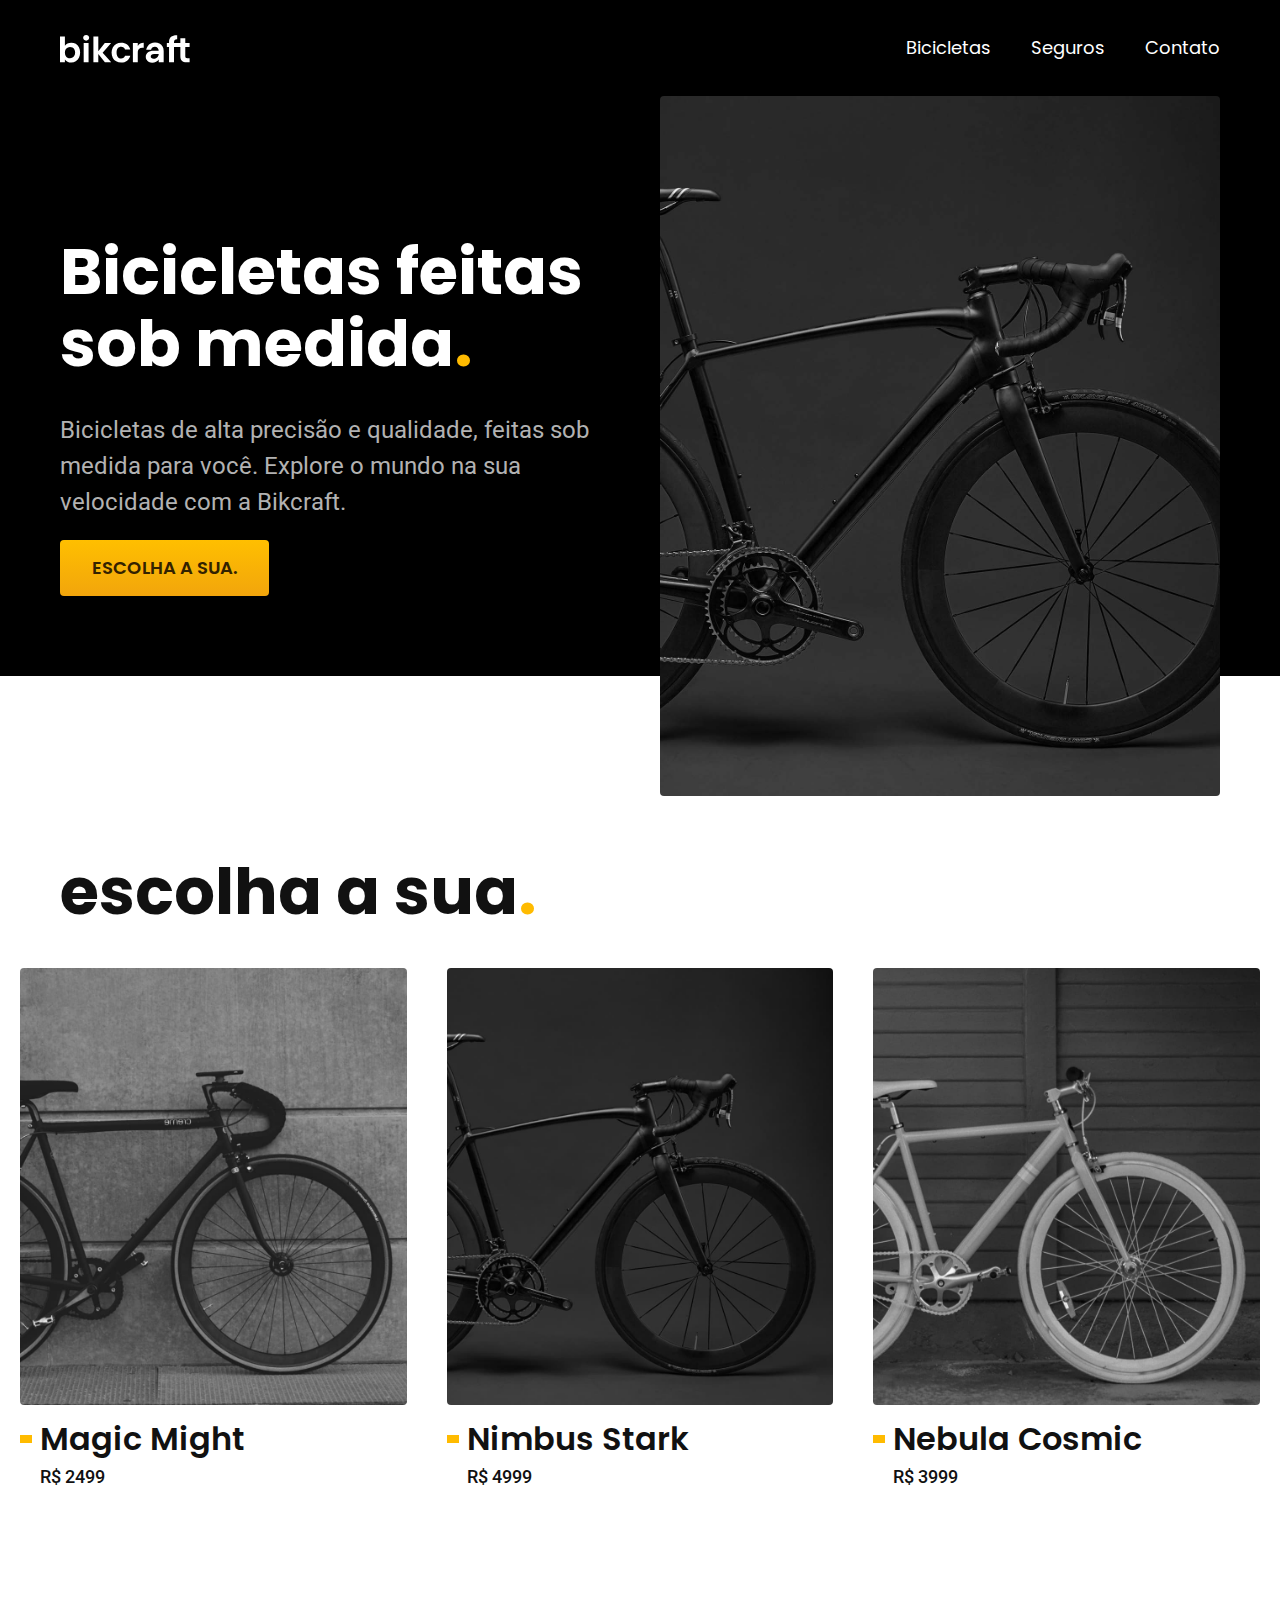
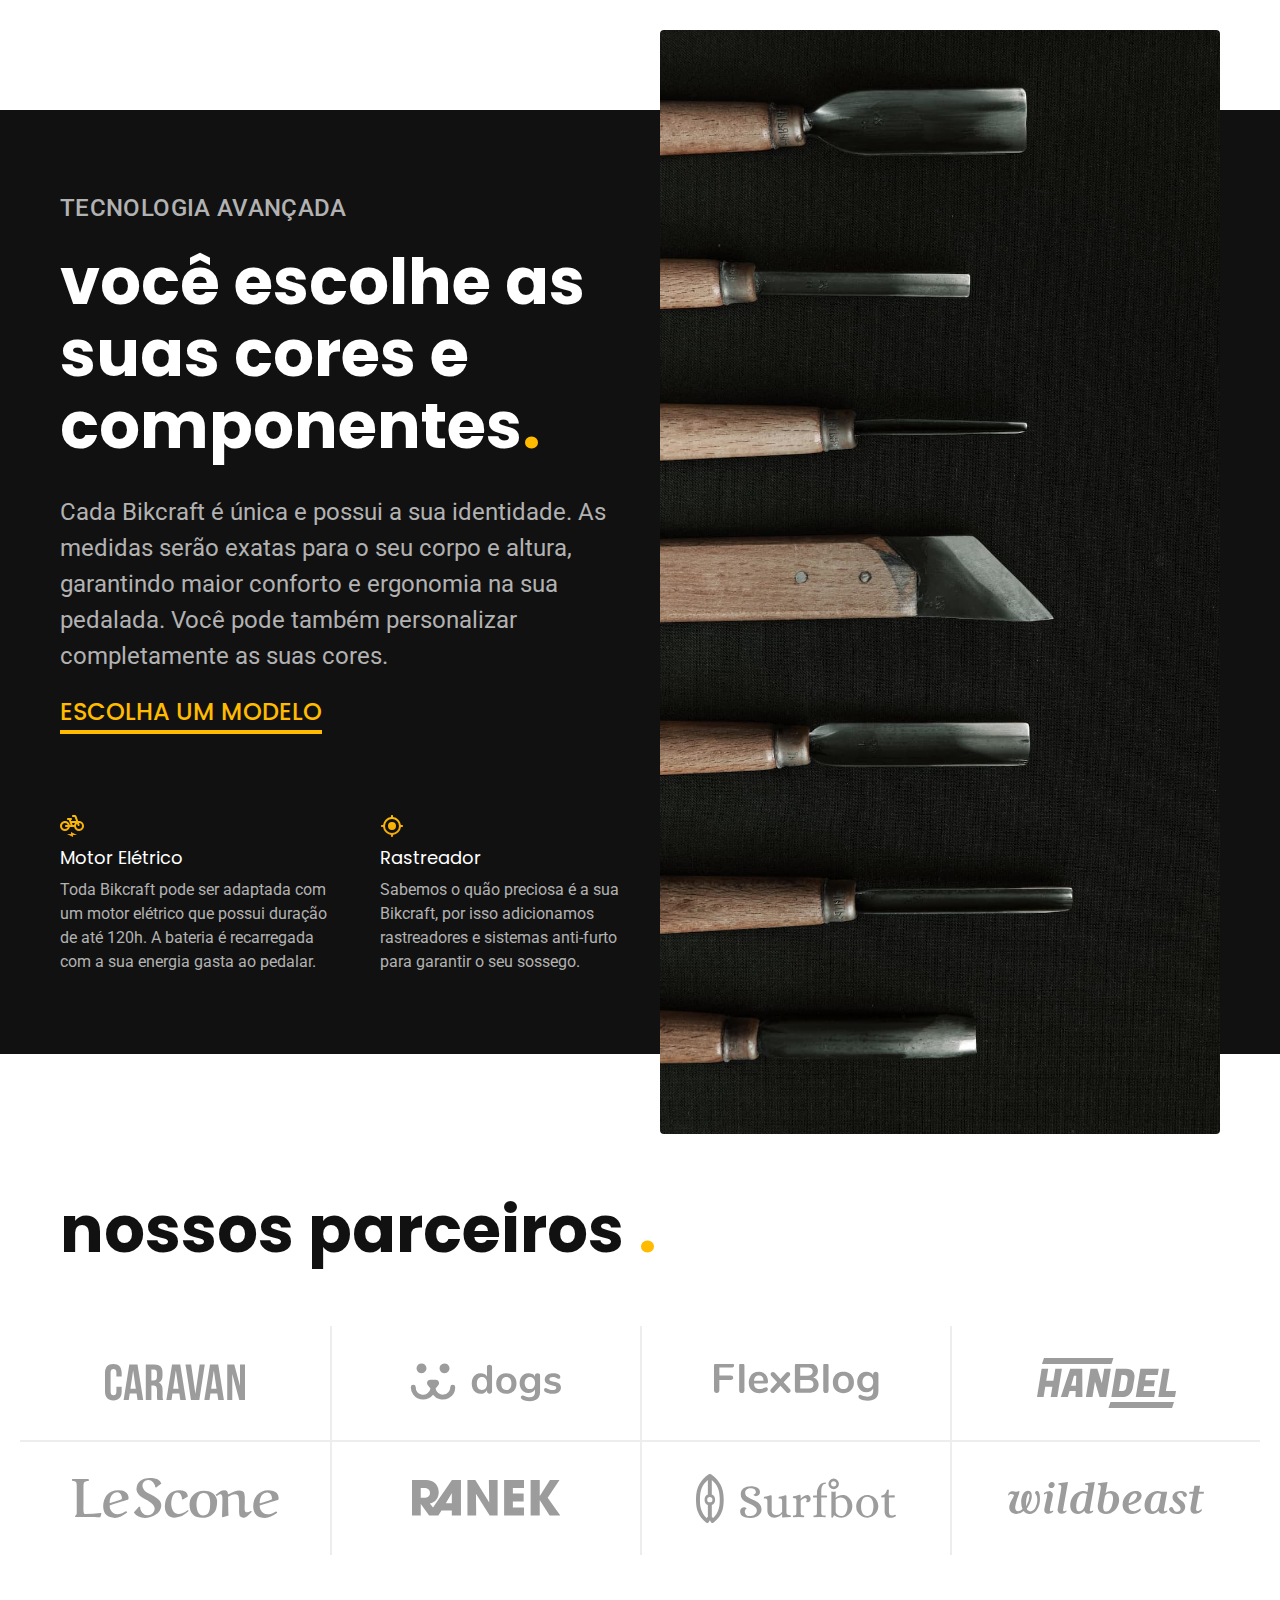
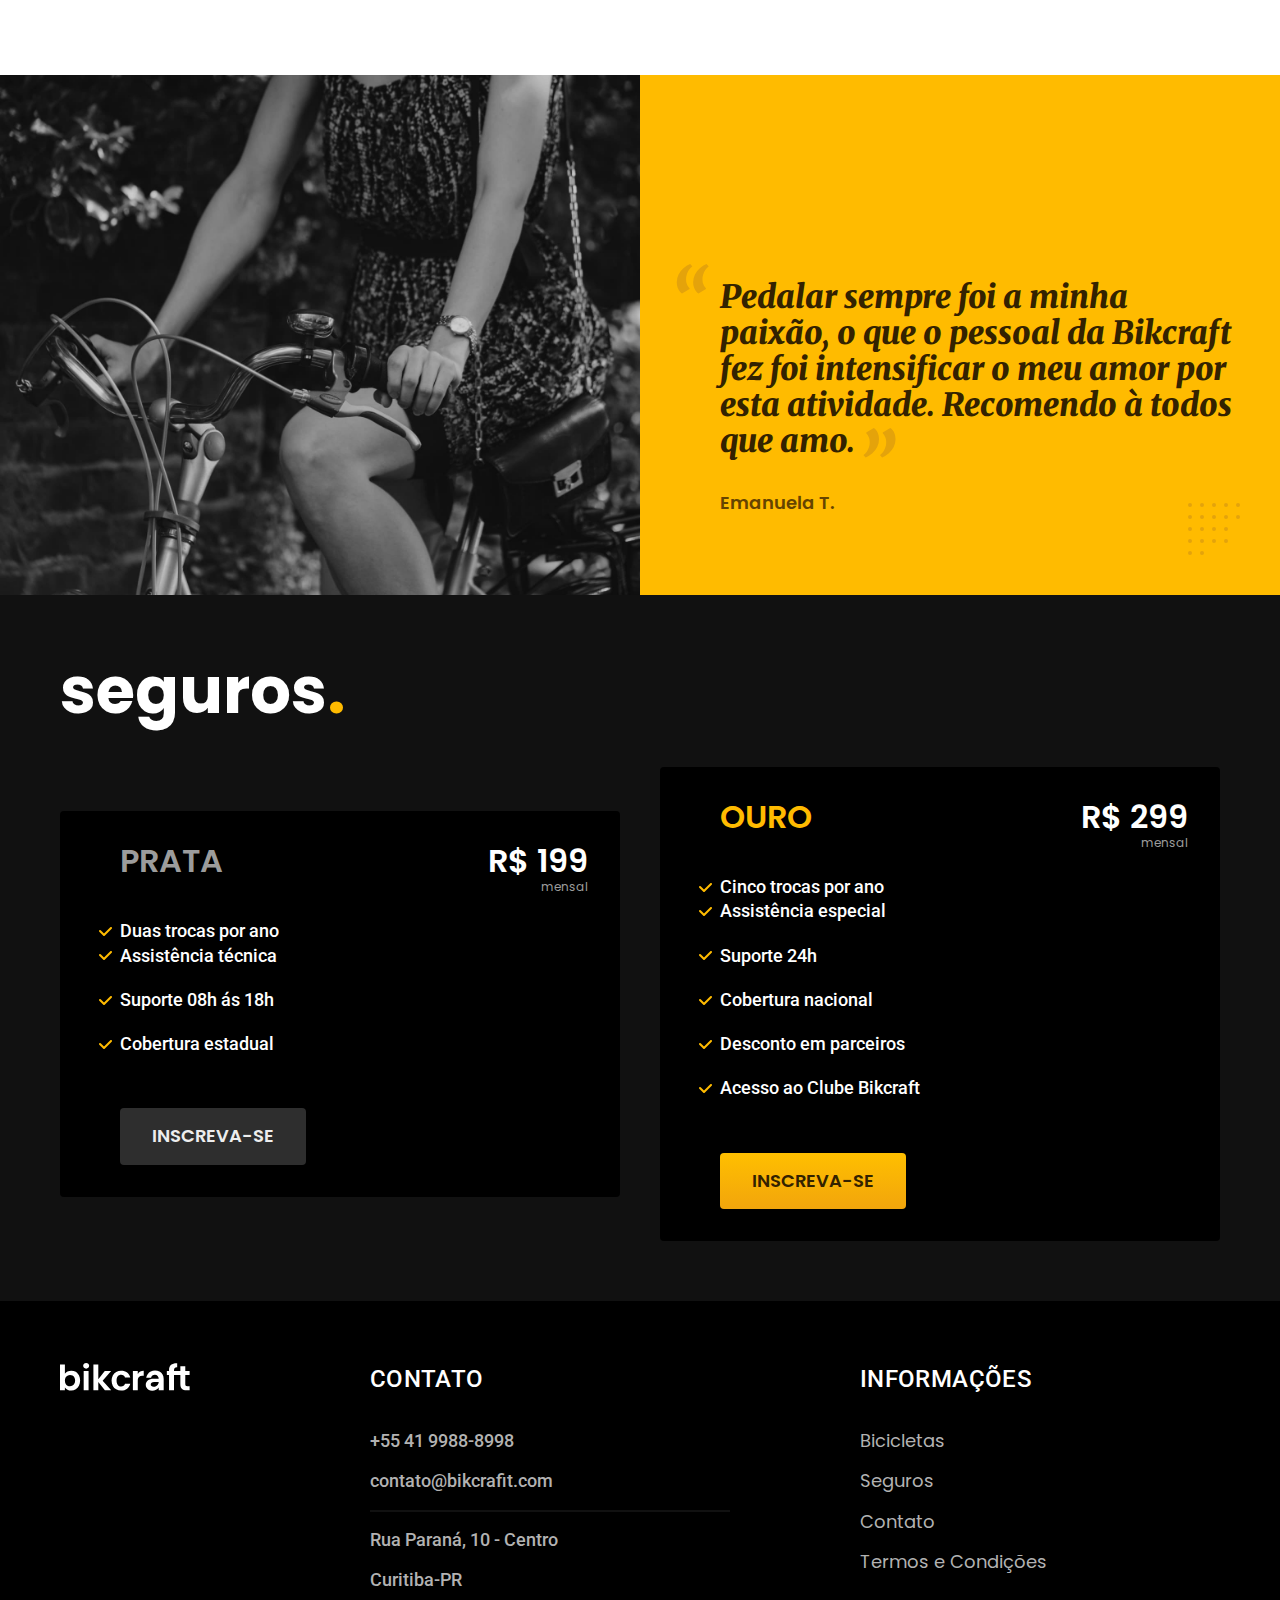
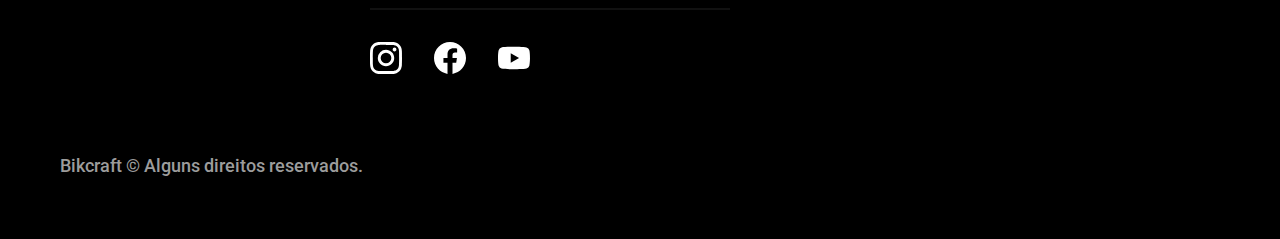
<file: index.html>
<!DOCTYPE html>
<html lang="pt-br">
<head>
  <meta charset="UTF-8">
  <meta http-equiv="X-UA-Compatible" content="IE=edge">
  <meta name="viewport" content="width=device-width, initial-scale=1.0">
  <title>Bikcraft - Bicicletas e Acessórios</title>
  <meta name="description" content="Bicicletas  de alta precisão e qualidade, feitas sob medida para você. Explore o mundo na sua velocidade com a Bikcraft.">

  
  <link rel="icon" href="./favicon.svg" type="image/svg=xml">
  <link rel="preload" href="./css/style.min.css" as="styles">
  <link rel="stylesheet" href="./css/style.min.css">

  <link rel="preconnect" href="https://fonts.googleapis.com">
  <link rel="preconnect" href="https://fonts.gstatic.com" crossorigin>
  <link href="https://fonts.googleapis.com/css2?family=Merriweather:ital,wght@1,900&family=Poppins:wght@400;600&family=Roboto:wght@400;500&display=swap" rel="stylesheet"> 

  <script>document.documentElement.classList.add('js');</script>
</head>
<body>
  <header class="header-bg">
    <div class="header container">
     <a href="./">
      <img src="./img/bikcraft.svg"  width="132" height="32" alt="Bikcraft">
     </a>

     <nav aria-label="primaria">
       <ul class="header-menu font-1-m color-0">
          <li><a href="./bicicletas.html">Bicicletas</a></li>
          <li><a href="./seguros.html">Seguros</a></li>
          <li><a href="./contato.html">Contato</a></li>
       </ul>
     </nav>
    </div>
  </header>

  <main class="introducao-bg">
    <div class="introducao container">
      <div class="introducao-conteudo">
        <h1 class="font-1-xxl color-0 fadeInDown"  data-anime="200">Bicicletas feitas sob medida<span class="color-p1">.</span></h1>
        <p class="font-2-l color-5 fadeInDown"  data-anime="400" >Bicicletas de alta precisão e qualidade, feitas sob medida para você. Explore o mundo na sua velocidade com a Bikcraft.</p>
        <a  class="botao fadeInDown"  data-anime="600" href="./bicicletas.html">Escolha a sua.</a>
      </div>
          <picture class="fadeInDown" data-anime="800"> 
             <source media="(max-width: 800px)" srcset="./img/bicicletas/nimbus.jpg">
               <img src="./img/fotos/introducao.jpg" width="640" height="800"alt="Bicicleta preta.">
          </picture>
        <div>
    </div>
  </main>

  <article class="bicicletas-lista">
    <h2 class="container font-1-xxl">escolha a sua<span class="color-p1">.</span></h2>

    <ul>
      <li>
        <a href="./bicicletas/magic.html">
            <img src="./img/bicicletas/magic-home.jpg" alt="Bicicleta preta" width="460" height="520">
            <h3 class="font-1-xl">Magic Might</h3>
            <span class="font-2-m cor-8">R$ 2499</span>
        </a>
      </li>
      <li>
        <a href="./bicicletas/nimbus.html">
            <img src="./img/bicicletas/nimbus-home.jpg" alt="Bicicleta preta" width="460" height="520">
            <h3 class="font-1-xl">Nimbus Stark</h3>
            <span class="font-2-m cor-8">R$ 4999</span>
        </a>
      </li>
      <li>
        <a href="./bicicletas/nebula.html">
            <img src="./img/bicicletas/nebula-home.jpg" alt="Bicicleta branca" width="460" height="520">
            <h3 class="font-1-xl">Nebula Cosmic</h3>
            <span class="font-2-m cor-8">R$ 3999</span>
        </a>
      </li>
    </ul>
  </article>


  <article class="tecnologia-bg">
     <div class="tecnologia  container">
        <div class="tecnologia-conteudo">
          <span class="font-2-l-b color-5">Tecnologia Avançada</span>
          <h2 class="font-1-xxl color-0">você escolhe as suas cores e componentes<span class="color-p1">.</span></h2>
          <p class="font-2-l color-5">Cada Bikcraft é única e possui a sua identidade. As medidas serão exatas para o seu corpo e altura, garantindo maior conforto e ergonomia na sua pedalada. Você pode também personalizar completamente as suas cores.</p>
          <a class="link" href="./bicicletas.html">Escolha um modelo</a>
          <div class="tecnologia-vantagens">
              <div>
                <img src="./img/icones/eletrica.svg" width="24" height="24" alt="">
                <h3 class="font-1-m color-0">Motor Elétrico</h3>
                <p class="font-2-s color-5"> Toda Bikcraft pode ser adaptada com um motor elétrico que possui duração de até 120h. A bateria é recarregada com a sua energia gasta ao pedalar.</p>
              </div>
              <div>
                <img src="./img/icones/rastreador.svg" width="24" height="24" alt="">
                <h3 class="font-1-m color-0">Rastreador</h3>
                <p class="font-2-s color-5">Sabemos o quão preciosa é a sua Bikcraft, por isso adicionamos rastreadores e sistemas anti-furto para garantir o seu sossego.</p>
              </div>
          </div>
        </div>
        <div class="tecnologia-imagem">
           <img src="./img/fotos/tecnologia.jpg" width="1200" height="1920" alt="">
        </div>
     </div>
  </article>

  <section class="parceiros" aria-label="nossos parceiros">
     <h2 class="font-1-xxl container">nossos parceiros <span class="color-p1">.</span></h2>

     <ul>
       <li><img src="./img/parceiros/caravan.svg" width="140" height="38" alt="caravan"></li>
       <li><img src="./img/parceiros/dogs.svg" width="152" height="39" alt="dogs"></li>
       <li><img src="./img/parceiros/flexblog.svg" width="165" height="38" alt="flexblog"></li>
       <li><img src="./img/parceiros/handel.svg" width="139" height="50" alt="handel"></li>
       <li><img src="./img/parceiros/lescone.svg" width="208" height="41" alt="lescone"></li>
       <li><img src="./img/parceiros/ranek.svg" width="149" height="36" alt="ranek"></li>
       <li><img src="./img/parceiros/surfbot.svg" width="200" height="49" alt="surfbot"></li>
       <li><img src="./img/parceiros/wildbeast.svg" width="196" height="34" alt="wildbeast"></li>
     </ul>
  </section>

  <section class="depoimento" aria-label="depoimento">
      <div>
        <img src="./img/fotos/depoimento.jpg" width="1560" height="1360" alt="Pessoa pedalando uma bicicleta Bikcraft">
      </div>
      <div class="depoimento-conteudo">
        <blockquote class="font-1-xl color-p5">
          <p>Pedalar sempre foi a minha paixão, o que o pessoal da Bikcraft fez foi intensificar o meu amor por esta atividade. Recomendo à todos que amo.</p>
        </blockquote>
        <span class="font-1-m-b color-p4">Emanuela T.</span>
      </div>
  </section>

  <article class="seguros-bg">
     <div class="seguros container">
        <h2 class="font-1-xxl color-0">seguros<span class="color-p1">.</span></h2>
        <div class="seguros-item">
            <h3   class="font-1-xl color-6">PRATA</h3>
            <span class="font-1-xl color-0">R$ 199 <span class="font-1-xs color-6">mensal</span></span>
            <ul class="font-2-m color-0">
              <li>Duas trocas por ano</li>
              <li>Assistência técnica</li>
              <li>Suporte 08h ás 18h</li>
              <li>Cobertura estadual</li>
            </ul>
             <a class="botao secundario" href="./orcamento.html?tipo=seguro&produto=prata">Inscreva-se</a>
        </div>
        <div class="seguros-item">
          <h3   class="font-1-xl color-p1">OURO</h3>
          <span class="font-1-xl color-0">R$ 299 <span class="font-1-xs color-6">mensal</span></span>
          <ul class="font-2-m color-0">
            <li>Cinco trocas por ano</li>
            <li>Assistência especial</li>
            <li>Suporte 24h</li>
            <li>Cobertura nacional</li>
            <li>Desconto em parceiros</li>
            <li>Acesso ao Clube Bikcraft</li>
          </ul>
           <a class="botao" href="./orcamento.html?tipo=seguro&produto=ouro">Inscreva-se</a>
      </div>
     </div>
  </article>

  <footer class="footer-bg">
    <div class="footer container">
       <img src="./img/bikcraft.svg" width="132" height="32" alt="Bikcraft">
       <div class="footer-contato">
           <h3 class="font-2-l-b color-0">Contato</h3>
           <ul class="font-2-m color-5">
             <li><a href="tel:+554199888998">+55 41 9988-8998</a></li>
             <li><a href="mailto:contato@bikcrafit.com">contato@bikcrafit.com</a></li>
             <li>Rua Paraná, 10 - Centro</li>
             <li>Curitiba-PR</li>
           </ul>
           <div class="footer-redes">
               <a href="./">
                 <img src="./img/redes/instagram.svg" alt="Instagram">
               </a>
               <a href="./">
                <img src="./img/redes/facebook.svg" alt="Facebook">
               </a>
               <a href="./">
                <img src="./img/redes/youtube.svg" alt="Youtube">
               </a>
           </div>
       </div>
       <div class="footer-informacoes">
          <h3 class="font-2-l-b color-0">Informações</h3>
          <nav>
            <ul class="font-1-m color-5">
              <li><a href="./bicicletas.html">Bicicletas</a></li>
              <li><a href="./seguros.html">Seguros</a></li>
              <li><a href="./contato.html">Contato</a></li>
              <li><a href="./termos.html">Termos e Condições</a></li>
            </ul>
          </nav>
       </div>
       <p class="footer-copy font-2-m color-6">Bikcraft © Alguns direitos reservados.</p>
     </div>
   </footer>
  <script src="./js/plugins/simple-anime.js"></script>
 <script src="./js/script.js"></script>
</body>

</html>
</file>
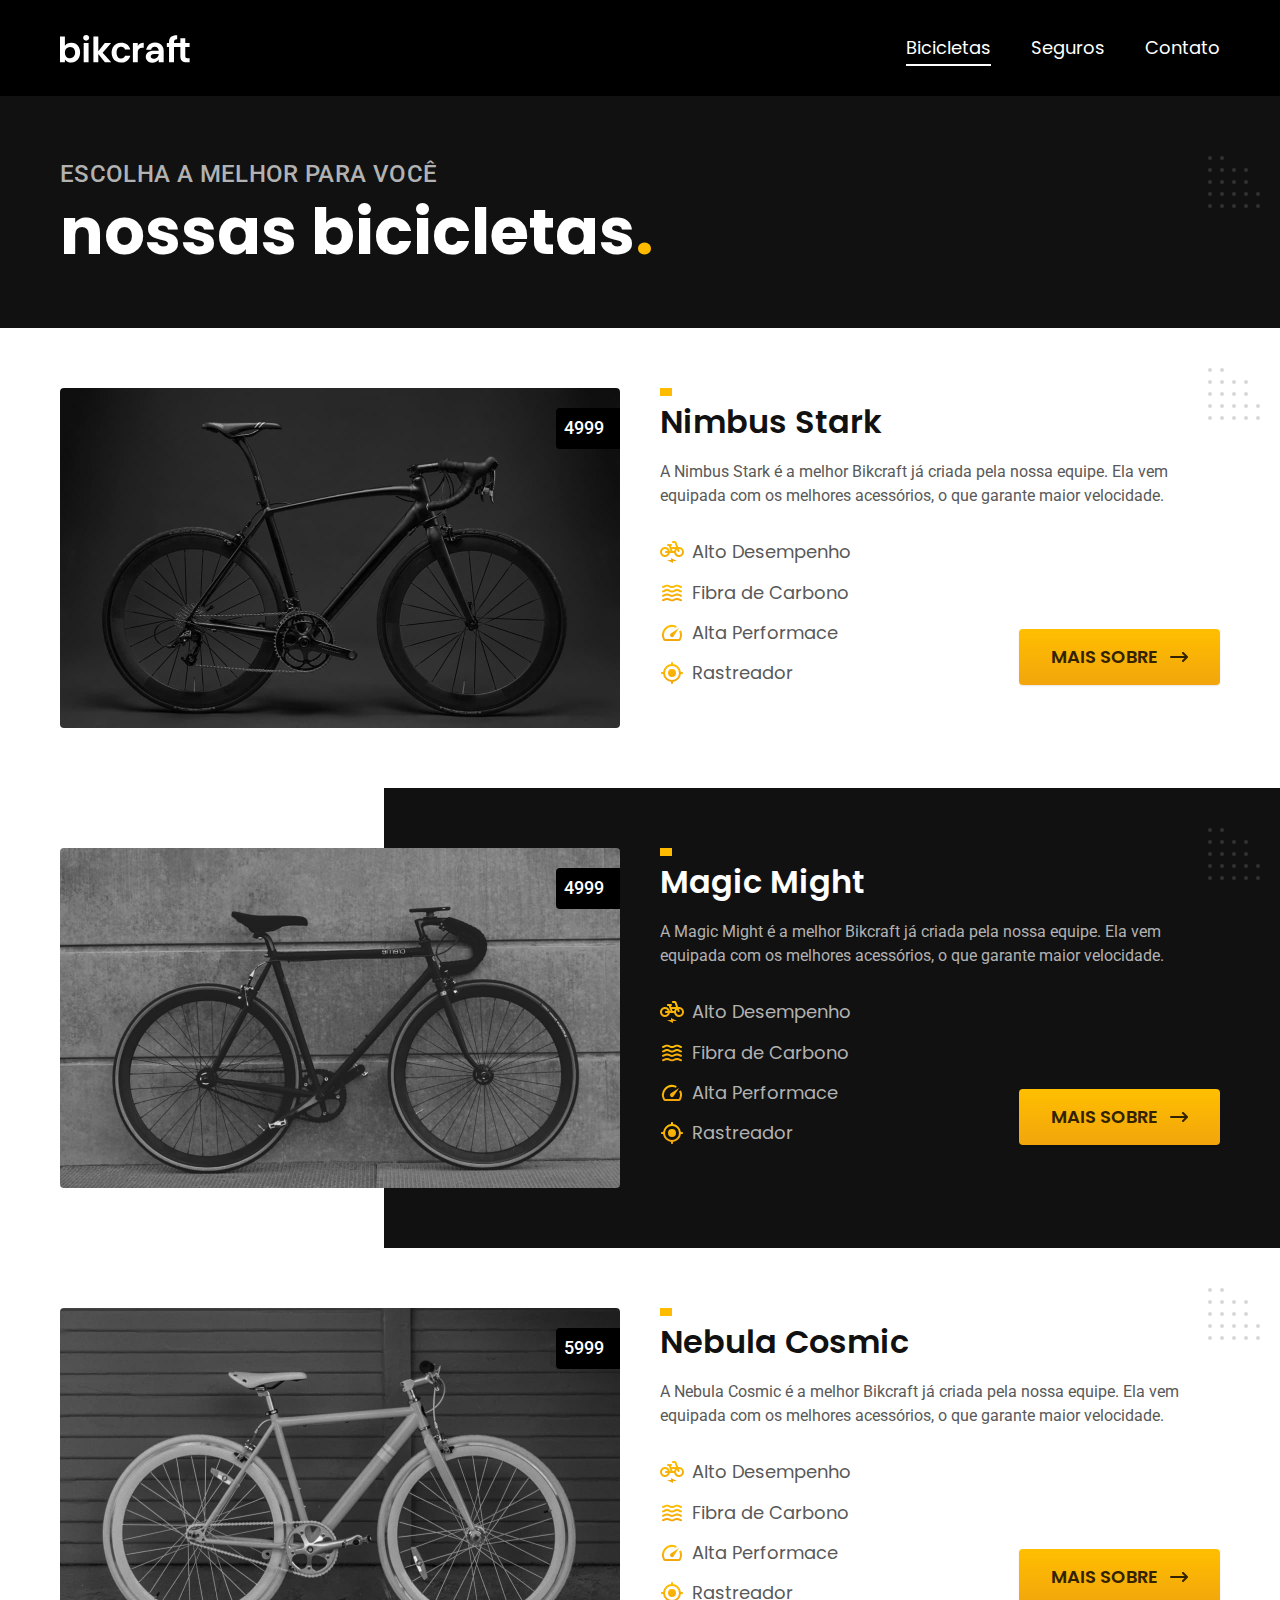
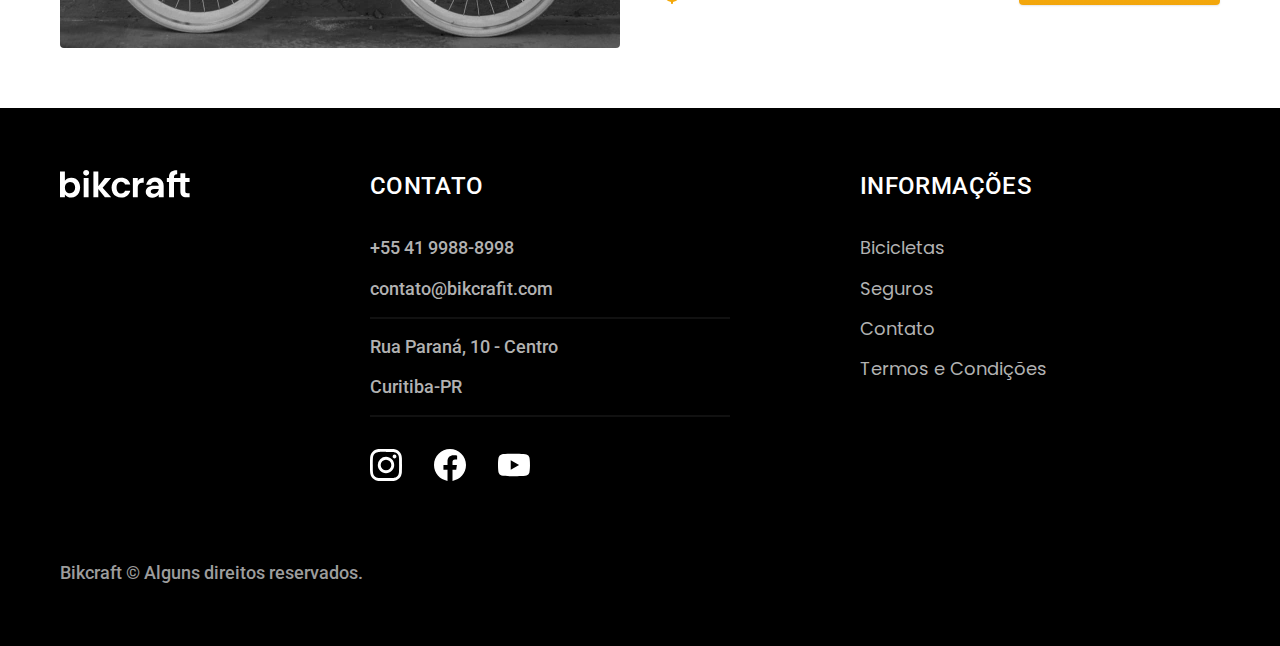
<file: bicicletas.html>
<!DOCTYPE html>
<html lang="pt-br">
<head>
  <meta charset="UTF-8">
  <meta http-equiv="X-UA-Compatible" content="IE=edge">
  <meta name="viewport" content="width=device-width, initial-scale=1.0">
  <title> Bicicletas| Bikcraft </title>
  <meta name="description" content="Bicicletas.">
 <link rel="icon" href="./favicon.svg" type="image/svg=xml">
  <link rel="preload" href="./css/style.min.css" as="styles">
  <link rel="stylesheet" href="./css/style.min.css">


  <link rel="preconnect" href="https://fonts.googleapis.com">
  <link rel="preconnect" href="https://fonts.gstatic.com" crossorigin>
  <link href="https://fonts.googleapis.com/css2?family=Merriweather:ital,wght@1,900&family=Poppins:wght@400;600&family=Roboto:wght@400;500&display=swap" rel="stylesheet"> 
  <script>document.documentElement.classList.add('js');</script>
</head>
<body id="bicicletas">
    <header class="header-bg">
      <div class="header container">
       <a href="./index.html">
        <img src="./img/bikcraft.svg"  width="132" height="32" alt="Bikcraft">
       </a>
  
       <nav aria-label="primaria">
         <ul class="header-menu font-1-m color-0">
            <li><a href="./bicicletas.html">Bicicletas</a></li>
            <li><a href="./seguros.html">Seguros</a></li>
            <li><a href="./contato.html">Contato</a></li>
         </ul>
       </nav>
      </div>
    </header>

    <main>
      <div class="titulo-bg">
        <div class="titulo container">
          <p class="font-2-l-b color-5 fadeInRight" data-anime="200">Escolha a melhor para você</p>
          <h1 class="font-1-xxl color-0 fadeInRight" data-anime="300">nossas bicicletas<span class="color-p1">.</span></h1>
        </div>
      </div>

      <div class="bicicletas-bg">
        <div class="bicicletas container fadeInUp" data-anime="400">
           <div class="bicicletas-imagem">
              <img src="./img/bicicletas/nimbus.jpg"  width="1120" height="680"  alt="Bicicleta preta">
              <span class="font-2-m color-0">4999</span>
           </div>
           <div class="bicicletas-conteudo">
             <h2 class="font-1-xl">Nimbus Stark</h2>
             <p class="font-2-s color-8">A Nimbus Stark é a melhor Bikcraft já criada pela nossa equipe. Ela vem equipada com os melhores acessórios, o que garante maior velocidade.</p>
             <ul class="font-1-m color-8">
               <li><img src="./img/icones/eletrica.svg"  width="24" height="24"  alt="">Alto Desempenho</li>
               <li><img src="./img/icones/carbono.svg"  width="24" height="24" alt="">Fibra de Carbono</li>
               <li><img src="./img/icones/velocidade.svg"  width="24" height="24" alt="">Alta Performace</li>
               <li><img src="./img/icones/rastreador.svg"  width="24" height="24" alt="">Rastreador</li>
             </ul>
             <a  class="botao seta"  href="./bicicletas/nimbus.html">Mais Sobre</a>
           </div>
        </div>
      </div>

      <div class="bicicletas-bg">
        <div class="bicicletas container">
           <div class="bicicletas-imagem">
              <img src="./img/bicicletas/magic.jpg"   width="1120" height="680" alt="Bicicleta preta">
              <span class="font-2-m color-0">4999</span>
           </div>
           <div class="bicicletas-conteudo">
             <h2 class="font-1-xl color-0">Magic Might</h2>
             <p class="font-2-s color-5">A Magic Might é a melhor Bikcraft já criada pela nossa equipe. Ela vem equipada com os melhores acessórios, o que garante maior velocidade.</p>
             <ul class="font-1-m color-5">
               <li><img src="./img/icones/eletrica.svg"  width="24" height="24"  alt="">Alto Desempenho</li>
               <li><img src="./img/icones/carbono.svg"  width="24" height="24" alt="">Fibra de Carbono</li>
               <li><img src="./img/icones/velocidade.svg"  width="24" height="24"  alt="">Alta Performace</li>
               <li><img src="./img/icones/rastreador.svg"  width="24" height="24" alt="">Rastreador</li>
             </ul>
             <a  class="botao seta"  href="./bicicletas/magic.html">Mais Sobre</a>
           </div>
        </div>
      </div>

      <div class="bicicletas-bg">
        <div class="bicicletas container">
           <div class="bicicletas-imagem">
              <img src="./img/bicicletas/nebula.jpg"  width="1120" height="680" alt="Bicicleta preta">
              <span class="font-2-m color-0">5999</span>
           </div>
           <div class="bicicletas-conteudo">
             <h2 class="font-1-xl">Nebula Cosmic</h2>
             <p class="font-2-s color-8">A Nebula Cosmic é a melhor Bikcraft já criada pela nossa equipe. Ela vem equipada com os melhores acessórios, o que garante maior velocidade.</p>
             <ul class="font-1-m color-8">
               <li><img src="./img/icones/eletrica.svg"  width="24" height="24"  alt="">Alto Desempenho</li>
               <li><img src="./img/icones/carbono.svg"  width="24" height="24"  alt="">Fibra de Carbono</li>
               <li><img src="./img/icones/velocidade.svg"  width="24" height="24" alt="">Alta Performace</li>
               <li><img src="./img/icones/rastreador.svg"   width="24" height="24" alt="">Rastreador</li>
             </ul>
             <a  class="botao seta"  href="./bicicletas/nebula.html">Mais Sobre</a>
           </div>
        </div>
      </div>

    </main>

    <footer class="footer-bg">
      <div class="footer container">
         <img src="./img/bikcraft.svg"  width="132" height="32"  alt="Bikcraft">
         <div class="footer-contato">
             <h3 class="font-2-l-b color-0">Contato</h3>
             <ul class="font-2-m color-5">
               <li><a href="tel:+554199888998">+55 41 9988-8998</a></li>
               <li><a href="mailto:contato@bikcrafit.com">contato@bikcrafit.com</a></li>
               <li>Rua Paraná, 10 - Centro</li>
               <li>Curitiba-PR</li>
             </ul>
             <div class="footer-redes">
                 <a href="./">
                   <img src="./img/redes/instagram.svg"  width="32" height="32"  alt="Instagram">
                 </a>
                 <a href="./">
                  <img src="./img/redes/facebook.svg"  width="32" height="32"  alt="Facebook">
                 </a>
                 <a href="./">
                  <img src="./img/redes/youtube.svg"   width="32" height="32" alt="Youtube">
                 </a>
             </div>
         </div>
         <div class="footer-informacoes">
            <h3 class="font-2-l-b color-0">Informações</h3>
            <nav>
              <ul class="font-1-m color-5">
                <li><a href="./bicicletas.html">Bicicletas</a></li>
                <li><a href="./seguros.html">Seguros</a></li>
                <li><a href="./contato.html">Contato</a></li>
                <li><a href="./termos.html">Termos e Condições</a></li>
              </ul>
            </nav>
         </div>
         <p class="footer-copy font-2-m color-6">Bikcraft © Alguns direitos reservados.</p>
      </div>
    </footer>
   <script src="./js/plugins/simple-anime.js"></script>
 <script src="./js/script.js"></script>
</body>
</html>
</file>
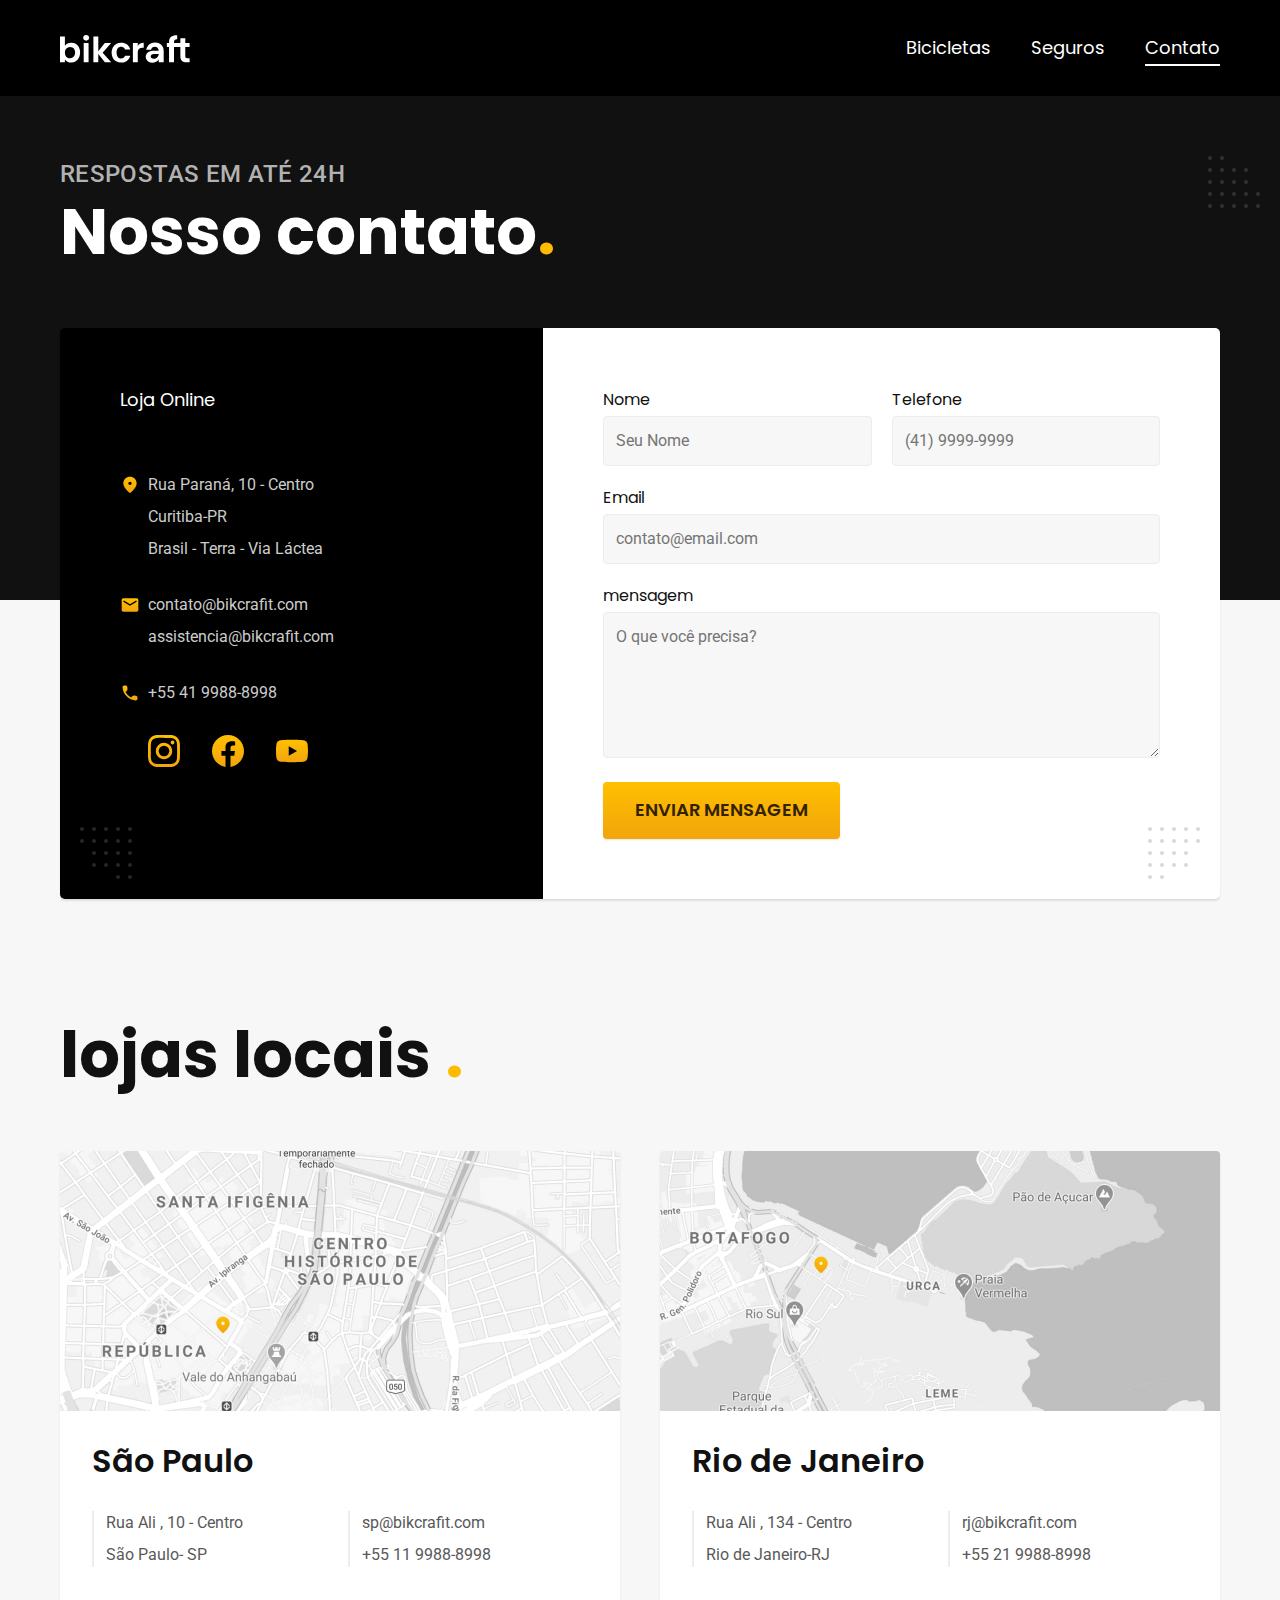
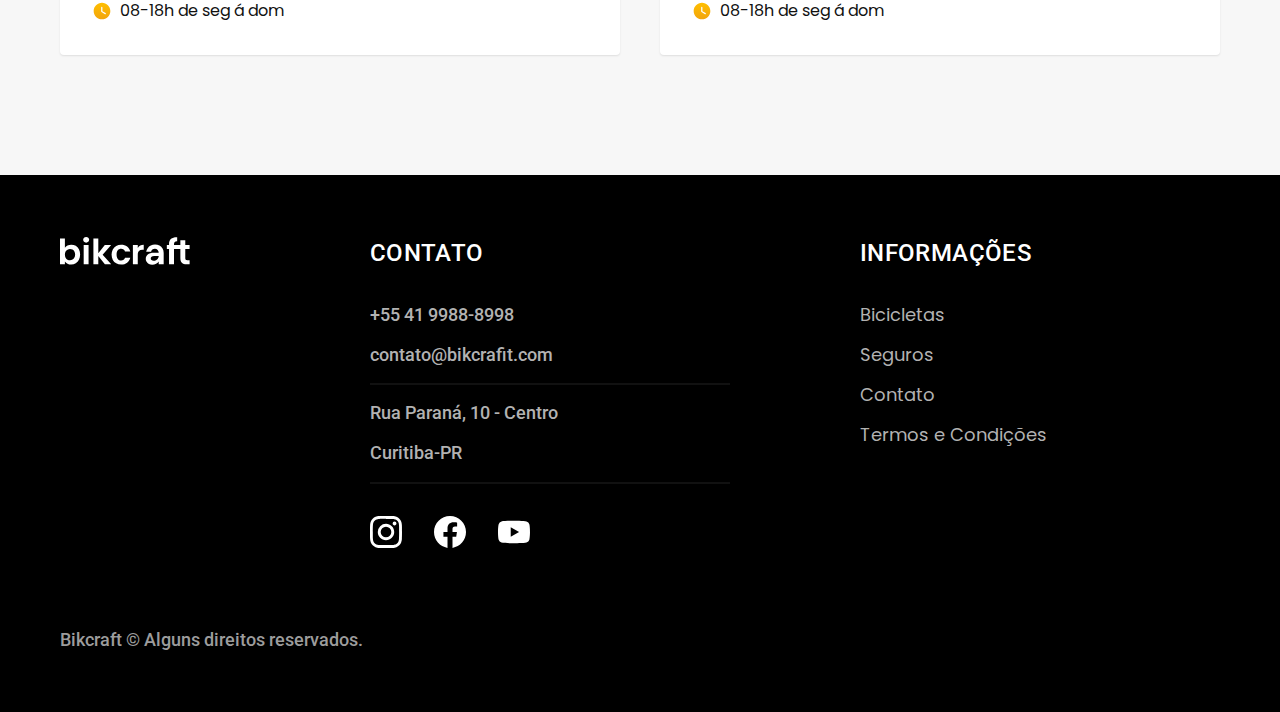
<file: contato.html>
<!DOCTYPE html>
<html lang="pt-br">
<head>
  <meta charset="UTF-8">
  <meta http-equiv="X-UA-Compatible" content="IE=edge">
  <meta name="viewport" content="width=device-width, initial-scale=1.0">
  <title> Contato | Bikcraft </title>
  <meta name="description" content="contato">
 <link rel="icon" href="./favicon.svg" type="image/svg=xml">
  <link rel="preload" href="./css/style.min.css" as="styles">
  <link rel="stylesheet" href="./css/style.min.css">


  <link rel="preconnect" href="https://fonts.googleapis.com">
  <link rel="preconnect" href="https://fonts.gstatic.com" crossorigin>
  <link href="https://fonts.googleapis.com/css2?family=Merriweather:ital,wght@1,900&family=Poppins:wght@400;600&family=Roboto:wght@400;500&display=swap" rel="stylesheet"> 
  <script>document.documentElement.classList.add('js');</script>
</head>
<body id="contato">
    <header class="header-bg">
      <div class="header container">
       <a href="./index.html">
        <img src="./img/bikcraft.svg"  width="132" height="32"  alt="Bikcraft">
       </a>
  
       <nav aria-label="primaria">
         <ul class="header-menu font-1-m color-0">
            <li><a href="./bicicletas.html">Bicicletas</a></li>
            <li><a href="./seguros.html">Seguros</a></li>
            <li><a href="./contato.html">Contato</a></li>
         </ul>
       </nav>
      </div>
    </header>

    <main>
      <div class="titulo-bg">
        <div class="titulo container">
          <p class="font-2-l-b color-5" data-anime="200">Respostas em até 24h</p>
          <h1 class="font-1-xxl color-0" data-anime="300">Nosso contato<span class="color-p1">.</span></h1>
        </div>
      </div>

      <div class="contato container fadeInUp" data-anime="400">
         <section class="contato-dados" aria-label="Endereço">
           <h2 class="font-1-m color-0">Loja Online</h2>
           <div class="contato-endereco font-2-s color-4">
             <p>Rua Paraná, 10 - Centro</p>
             <p>Curitiba-PR </p>
             <p>Brasil - Terra  - Via Láctea</p>
           </div>
           <address class="contato-meios font-2-s color-4">
                <a href="mailto:contato@bikcrafit.com">contato@bikcrafit.com</a>
                <a href="mailto:assistencia@bikcrafit.com">assistencia@bikcrafit.com</a>
                <a href="tel:+554199888998">+55 41 9988-8998</a>
           </address>
           <div class="contato-redes">
            <a href="./">
              <img src="./img/redes/instagram-p.svg"  width="32" height="32" alt="Instagram">
            </a>
            <a href="./">
             <img src="./img/redes/facebook-p.svg"  width="32" height="32" alt="Facebook">
            </a>
            <a href="./">
             <img src="./img/redes/youtube-p.svg"  width="32" height="32"  alt="Youtube">
            </a>
           </div>
         </section>
         <section class="contato-formulario" aria-label="formulario">
             <form  class="form" action="./enviar.php" method="post">
                 <div>
                    <label for="nome">Nome</label>
                    <input type="text" id="nome" name="nome" placeholder="Seu Nome" required>
                 </div>
                 <div>
                    <label for="telefone">Telefone</label>
                    <input type="text" id="telefone" name="telefone" placeholder="(41) 9999-9999">
                </div>
                <div class="col-2">
                    <label for="Email">Email</label>
                    <input type="text" id="email" name="email" placeholder="contato@email.com"required>
                </div>
                  <div class="col-2">
                    <label for="mensagem">mensagem</label>
                    <textarea rows="5" type="text" id="mensagem" name="mensagem" placeholder="O que você precisa?"></textarea>
                </div>
                <button class="botao col-2">Enviar Mensagem</button>
             </form>
         </section>
      </div>
    </main>

    <article class="lojas container">
          <h2 class="font-1-xxl">lojas locais <span class="color-p1">.</span></h2>
          <div class="lojas-item">
             <img src="./img/lojas/sp.jpg"  width="1120" height="520" alt="mapa marcando o endereço">
             <div class="lojas-conteudo">
               <h3  class="font-1-xl">São Paulo</h3>
                  <div class="lojas-dados font-2-s color-8">
                      <p>Rua Ali , 10 - Centro</p>
                      <p>São Paulo- SP</p>
                  </div>
                  <div class="lojas-dados font-2-s color-8">
                      <a href="mailto:sp@bikcrafit.com">sp@bikcrafit.com</a>
                      <a href="tel:+554199888998">+55 11 9988-8998</a>
                  </div>
                  <p class="lojas-tempo font-1-s"><img src="./img/icones/horario.svg"  width="20" height="20" alt=""> 08-18h de seg á dom</p>
                </div>
              </div>
            <div class="lojas-item">
              <img src="./img/lojas/rj.jpg"  width="1120" height="520" alt="mapa marcando o endereço">
                 <div class="lojas-conteudo">
                    <h3 class="font-1-xl">Rio de Janeiro</h3> 
                      <div class="lojas-dados font-2-s color-8">
                        <p>Rua Ali , 134 - Centro</p>
                        <p>Rio de Janeiro-RJ</p>
                      </div>
                      <div class="lojas-dados font-2-s color-8">
                        <a href="mailto:rj@bikcrafit.com">rj@bikcrafit.com</a>
                        <a href="tel:+554199888998">+55 21 9988-8998</a>
                    </div>
                      <p  class="lojas-tempo font-1-s"><img src="./img/icones/horario.svg"  width="20" height="20" alt=""> 08-18h de seg á dom</p>
                  </div>
                </div>
    </article>

    <footer class="footer-bg">
      <div class="footer container">
         <img src="./img/bikcraft.svg"  width="132" height="32"  alt="Bikcraft">
         <div class="footer-contato">
             <h3 class="font-2-l-b color-0">Contato</h3>
             <ul class="font-2-m color-5">
               <li><a href="tel:+554199888998">+55 41 9988-8998</a></li>
               <li><a href="mailto:contato@bikcrafit.com">contato@bikcrafit.com</a></li>
               <li>Rua Paraná, 10 - Centro</li>
               <li>Curitiba-PR</li>
             </ul>
             <div class="footer-redes">
                 <a href="./">
                   <img src="./img/redes/instagram.svg"  width="32" height="32" alt="Instagram">
                 </a>
                 <a href="./">
                  <img src="./img/redes/facebook.svg"  width="32" height="32" alt="Facebook">
                 </a>
                 <a href="./">
                  <img src="./img/redes/youtube.svg"  width="32" height="32" alt="Youtube">
                 </a>
             </div>
         </div>
         <div class="footer-informacoes">
            <h3 class="font-2-l-b color-0">Informações</h3>
            <nav>
              <ul class="font-1-m color-5">
                <li><a href="./bicicletas.html">Bicicletas</a></li>
                <li><a href="./seguros.html">Seguros</a></li>
                <li><a href="./contato.html">Contato</a></li>
                <li><a href="./termos.html">Termos e Condições</a></li>
              </ul>
            </nav>
         </div>
         <p class="footer-copy font-2-m color-6">Bikcraft © Alguns direitos reservados.</p>
      </div>
    </footer>
   <script src="./js/plugins/simple-anime.js"></script>
  <script src="./js/script.js"></script>
 <script src="./js/formulario.js"></script>
</body>
</html>
</file>
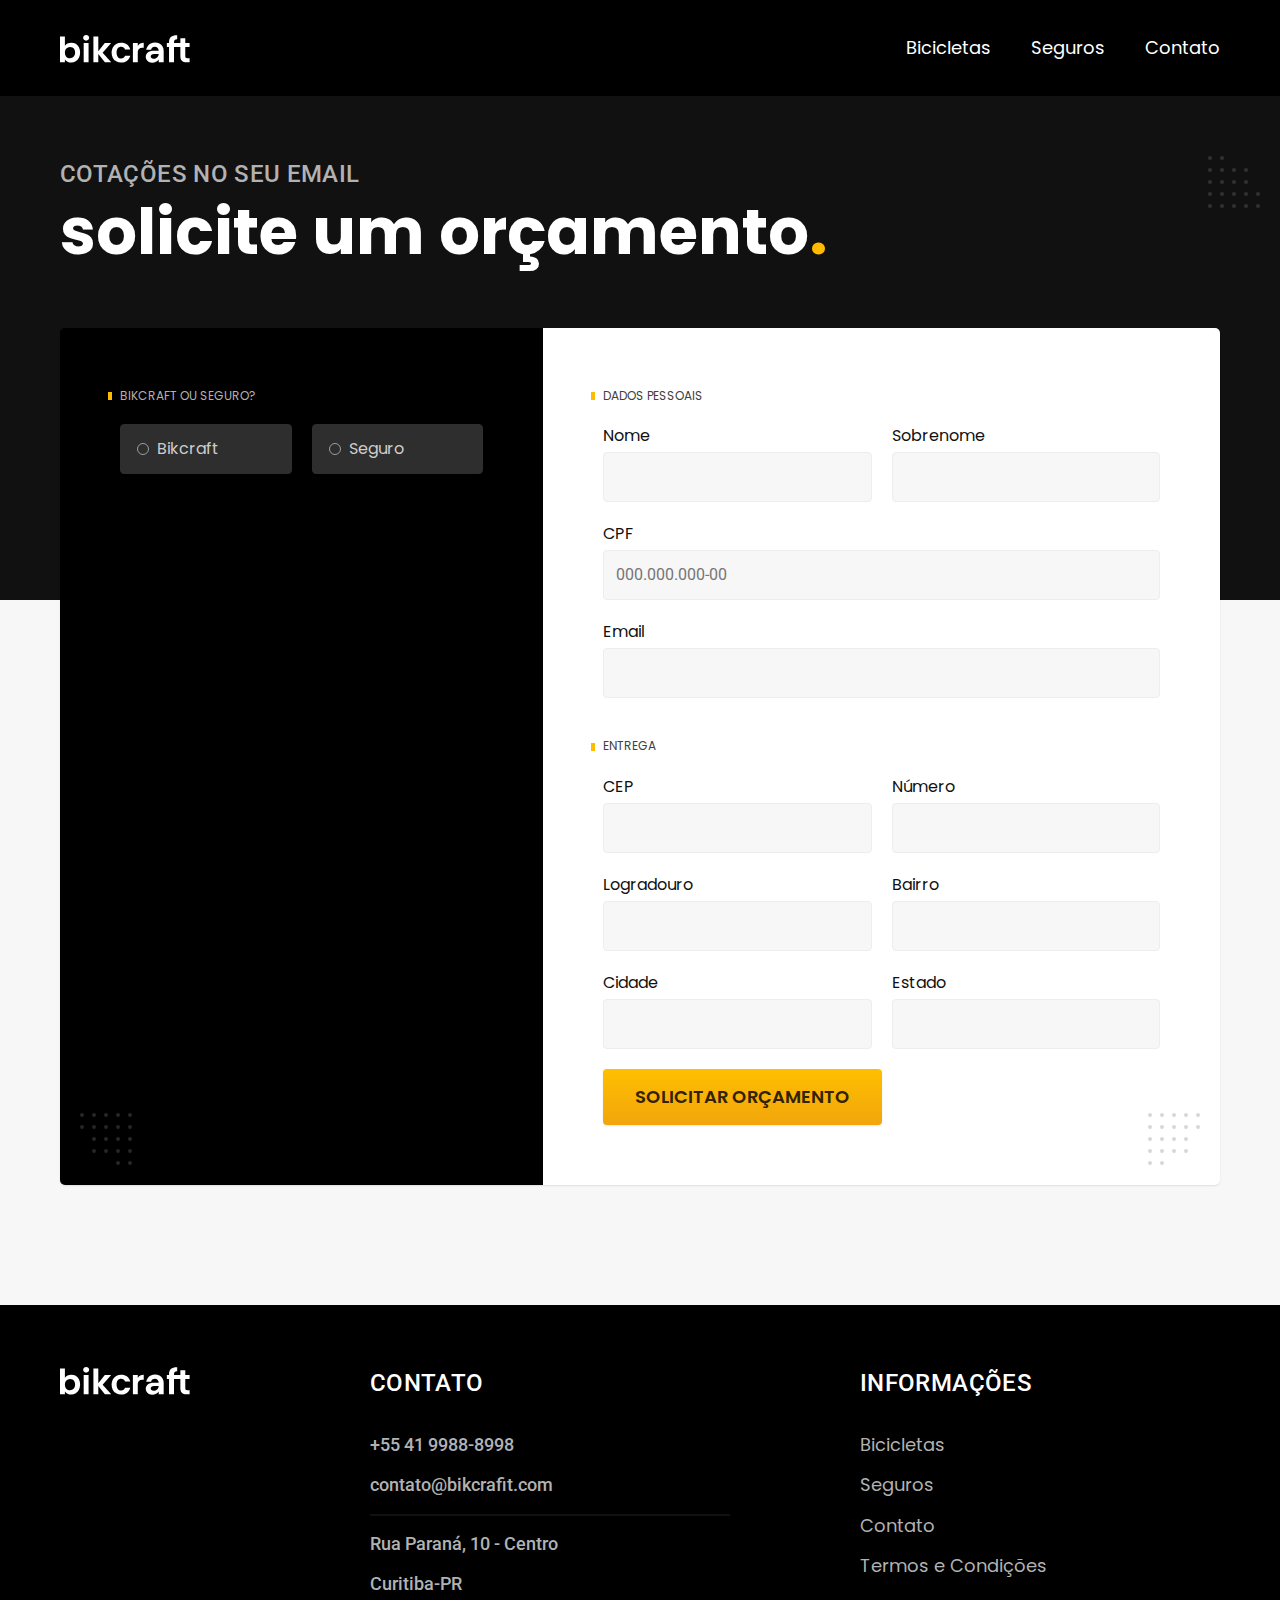
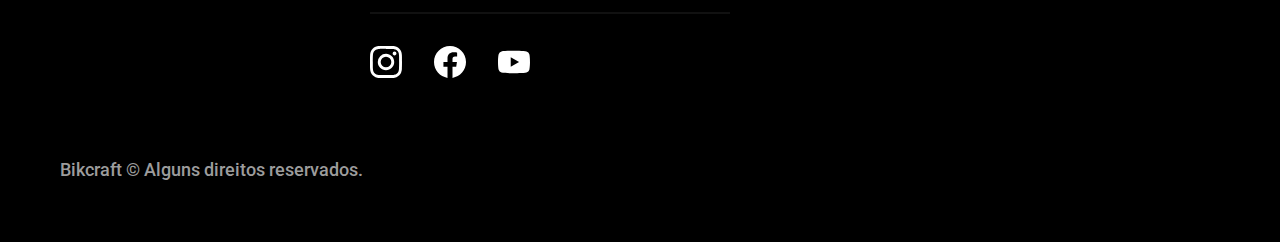
<file: orcamento.html>
<!DOCTYPE html>
<html lang="pt-br">
<head>
  <meta charset="UTF-8">
  <meta http-equiv="X-UA-Compatible" content="IE=edge">
  <meta name="viewport" content="width=device-width, initial-scale=1.0">
  <title> Orçamento | Bikcraft </title>
  <meta name="description" content="Orçamento.">
 <link rel="icon" href="./favicon.svg" type="image/svg=xml">
  <link rel="preload" href="./css/style.min.css" as="styles">
  <link rel="stylesheet" href="./css/style.min.css">


  <link rel="preconnect" href="https://fonts.googleapis.com">
  <link rel="preconnect" href="https://fonts.gstatic.com" crossorigin>
  <link href="https://fonts.googleapis.com/css2?family=Merriweather:ital,wght@1,900&family=Poppins:wght@400;600&family=Roboto:wght@400;500&display=swap" rel="stylesheet"> 
  <script>document.documentElement.classList.add('js');</script>
</head>
<body id="orcamento">
    <header class="header-bg">
      <div class="header container">
       <a href="./index.html">
        <img src="./img/bikcraft.svg"  width="132" height="32"  alt="Bikcraft">
       </a>
  
       <nav aria-label="primaria">
         <ul class="header-menu font-1-m color-0">
            <li><a href="./bicicletas.html">Bicicletas</a></li>
            <li><a href="./seguros.html">Seguros</a></li>
            <li><a href="./contato.html">Contato</a></li>
         </ul>
       </nav>
      </div>
    </header>

    <main>
      <div class="titulo-bg">
        <div class="titulo container">
          <p class="font-2-l-b color-5 fadeInRight" data-anime="200">Cotações no seu email</p>
          <h1 class="font-1-xxl color-0 fadeInRight" data-anime="300">solicite um orçamento<span class="color-p1">.</span></h1>
        </div>
      </div>

      <form  class="orcamento container fadeInUp" action="./enviar.php" method="post" data-anime="400">
          <div class="orcamento-produto" >
              <h2 class="font-1-xs color-5">Bikcraft ou Seguro?</h2>

              <input type="radio" name="tipo" value="bikcraft" id="bikcraft">
              <label for="bikcraft">Bikcraft</label>
              <input type="radio" name="tipo" value="seguro" id="seguro">
              <label for="seguro">Seguro</label>

               <div class="orcamento-conteudo" id="orcamento-bikcraft">
                    <h2 class="font-1-xs color-5">Escolha a sua </h2>

                    <input type="radio" name="produto" value="magic" id="magic">
                    <label for="magic">Magic Might <span>R$2499</span></label>
                    <div class="orcamento-detalhes">
                      <ul class="font-1-xs color-8">
                         <li><img src="./img/icones/eletrica.svg"  width="24" height="24" alt="">Alto desempenho</li>
                         <li><img src="./img/icones/carbono.svg" width="24" height="24"  alt="">Fibra de carbono</li>
                         <li><img src="./img/icones/velocidade.svg"  width="24" height="24" alt="">16 marchas</li>
                         <li><img src="./img/icones/rastreador.svg"  width="24" height="24" alt="">Rastreador</li>
                      </ul>
                       <img src="./img/bicicletas/magic.jpg"  width="1120" height="680"  alt="bicicleta preta">
                    </div>

                    <input type="radio" name="produto" value="nebula" id="nebula">
                    <label for="nebula">Nebula Cosmic <span>R$3499</span></label>
                    <div class="orcamento-detalhes">
                      <ul class="font-1-xs color-8">
                         <li><img src="./img/icones/eletrica.svg"  width="24" height="24"  alt="">Alto desempenho</li>
                         <li><img src="./img/icones/carbono.svg"  width="24" height="24" alt="">Fibra de carbono</li>
                         <li><img src="./img/icones/velocidade.svg" width="24" height="24"  alt="">16 marchas</li>
                         <li><img src="./img/icones/rastreador.svg" width="24" height="24"  alt="">Rastreador</li>
                      </ul>
                       <img src="./img/bicicletas/nebula.jpg"  width="1120" height="680" alt="bicicleta">
                    </div>

                    <input type="radio" name="produto" value="nimbus" id="nimbus">
                    <label for="nimbus">Nimbus Stark <span>R$4999</span></label>
                    <div class="orcamento-detalhes">
                      <ul class="font-1-xs color-8">
                         <li><img src="./img/icones/eletrica.svg"  width="24" height="24"  alt="">Alto desempenho</li>
                         <li><img src="./img/icones/carbono.svg"  width="24" height="24" alt="">Fibra de carbono</li>
                         <li><img src="./img/icones/velocidade.svg"  width="24" height="24" alt="">16 marchas</li>
                         <li><img src="./img/icones/rastreador.svg" width="24" height="24"  alt="">Rastreador</li>
                      </ul>
                       <img src="./img/bicicletas/nimbus.jpg"  width="1120" height="680"  alt="bicicleta preta">
                      </div>

               </div>
               <div class="orcamento-conteudo" id="orcamento-seguro">
                <h2 class="font-1-xs color-5">Escolha o plano</h2>

                <input type="radio" name="produto" value="prata" id="prata">
                <label for="prata">Prata <span>R$199</span></label>

                <input type="radio" name="produto" value="ouro" id="ouro">
                <label for="ouro">Ouro<span>R$299</span></label>
           </div>
          </div>
          <div class="orcamento-dados form">
               <h2 class="font-1-xs color-9 col-2">dados pessoais</h2>
               <div>
                    <label for="nome">Nome</label>
                    <input type="text" id="nome" name="nome" required>
                </div>
                <div>
                    <label for="sobrenome">Sobrenome</label>
                    <input type="text" id="sobrenome" name="sobrenome">
                </div>
                <div class="col-2">
                    <label for="cpf">CPF</label>
                    <input type="text" id="cpf" name="cpf" placeholder="000.000.000-00">
                </div>
                <div class="col-2">
                    <label for="email">Email</label>
                    <input type="email" id="email" name="email" required>
                </div>
                 <h2 class="font-1-xs color-9 col-2">entrega</h2>
                 <div>
                    <label for="cep">CEP</label>
                    <input type="text" id="cep" name="cep">
                 </div>
                 <div>
                      <label for="numero">Número</label>
                      <input type="text" id="numero" name="numero">
                 </div>
                  <div>
                    <label for="logradouro">Logradouro</label>
                    <input type="text" id="logradouro" name="logradouro">
                  </div>
                  <div>
                    <label for="bairro">Bairro</label>
                    <input type="text" id="bairro" name="bairro">
                  </div>
                  <div>
                    <label for="cidade">Cidade</label>
                    <input type="text" id="cidade" name="cidade">
                  </div>
                  <div>
                    <label for="estado">Estado</label>
                    <input type="text" id="estado" name="estado">
                 </div>
                 <button class="botao col-2">Solicitar Orçamento</button>
          </div> 
      </form> 
    </main>

    <footer class="footer-bg">
      <div class="footer container">
         <img src="./img/bikcraft.svg"  width="132" height="32"  alt="Bikcraft">
         <div class="footer-contato">
             <h3 class="font-2-l-b color-0">Contato</h3>
             <ul class="font-2-m color-5">
               <li><a href="tel:+554199888998">+55 41 9988-8998</a></li>
               <li><a href="mailto:contato@bikcrafit.com">contato@bikcrafit.com</a></li>
               <li>Rua Paraná, 10 - Centro</li>
               <li>Curitiba-PR</li>
             </ul>
             <div class="footer-redes">
                 <a href="./">
                   <img src="./img/redes/instagram.svg"  width="32" height="32"  alt="Instagram">
                 </a>
                 <a href="./">
                  <img src="./img/redes/facebook.svg"  width="32" height="32" alt="Facebook">
                 </a>
                 <a href="./">
                  <img src="./img/redes/youtube.svg" width="32" height="32"  alt="Youtube">
                 </a>
             </div>
         </div>
         <div class="footer-informacoes">
            <h3 class="font-2-l-b color-0">Informações</h3>
            <nav>
              <ul class="font-1-m color-5">
                <li><a href="./bicicletas.html">Bicicletas</a></li>
                <li><a href="./seguros.html">Seguros</a></li>
                <li><a href="./contato.html">Contato</a></li>
                <li><a href="./termos.html">Termos e Condições</a></li>
              </ul>
            </nav>
         </div>
         <p class="footer-copy font-2-m color-6">Bikcraft © Alguns direitos reservados.</p>
      </div>
    </footer>
    <script src="./js/plugins/simple-anime.js"></script>
   <script src="./js/script.js"></script>
 <script src="./js/formulario.js"></script>
</body>
</html>
</file>
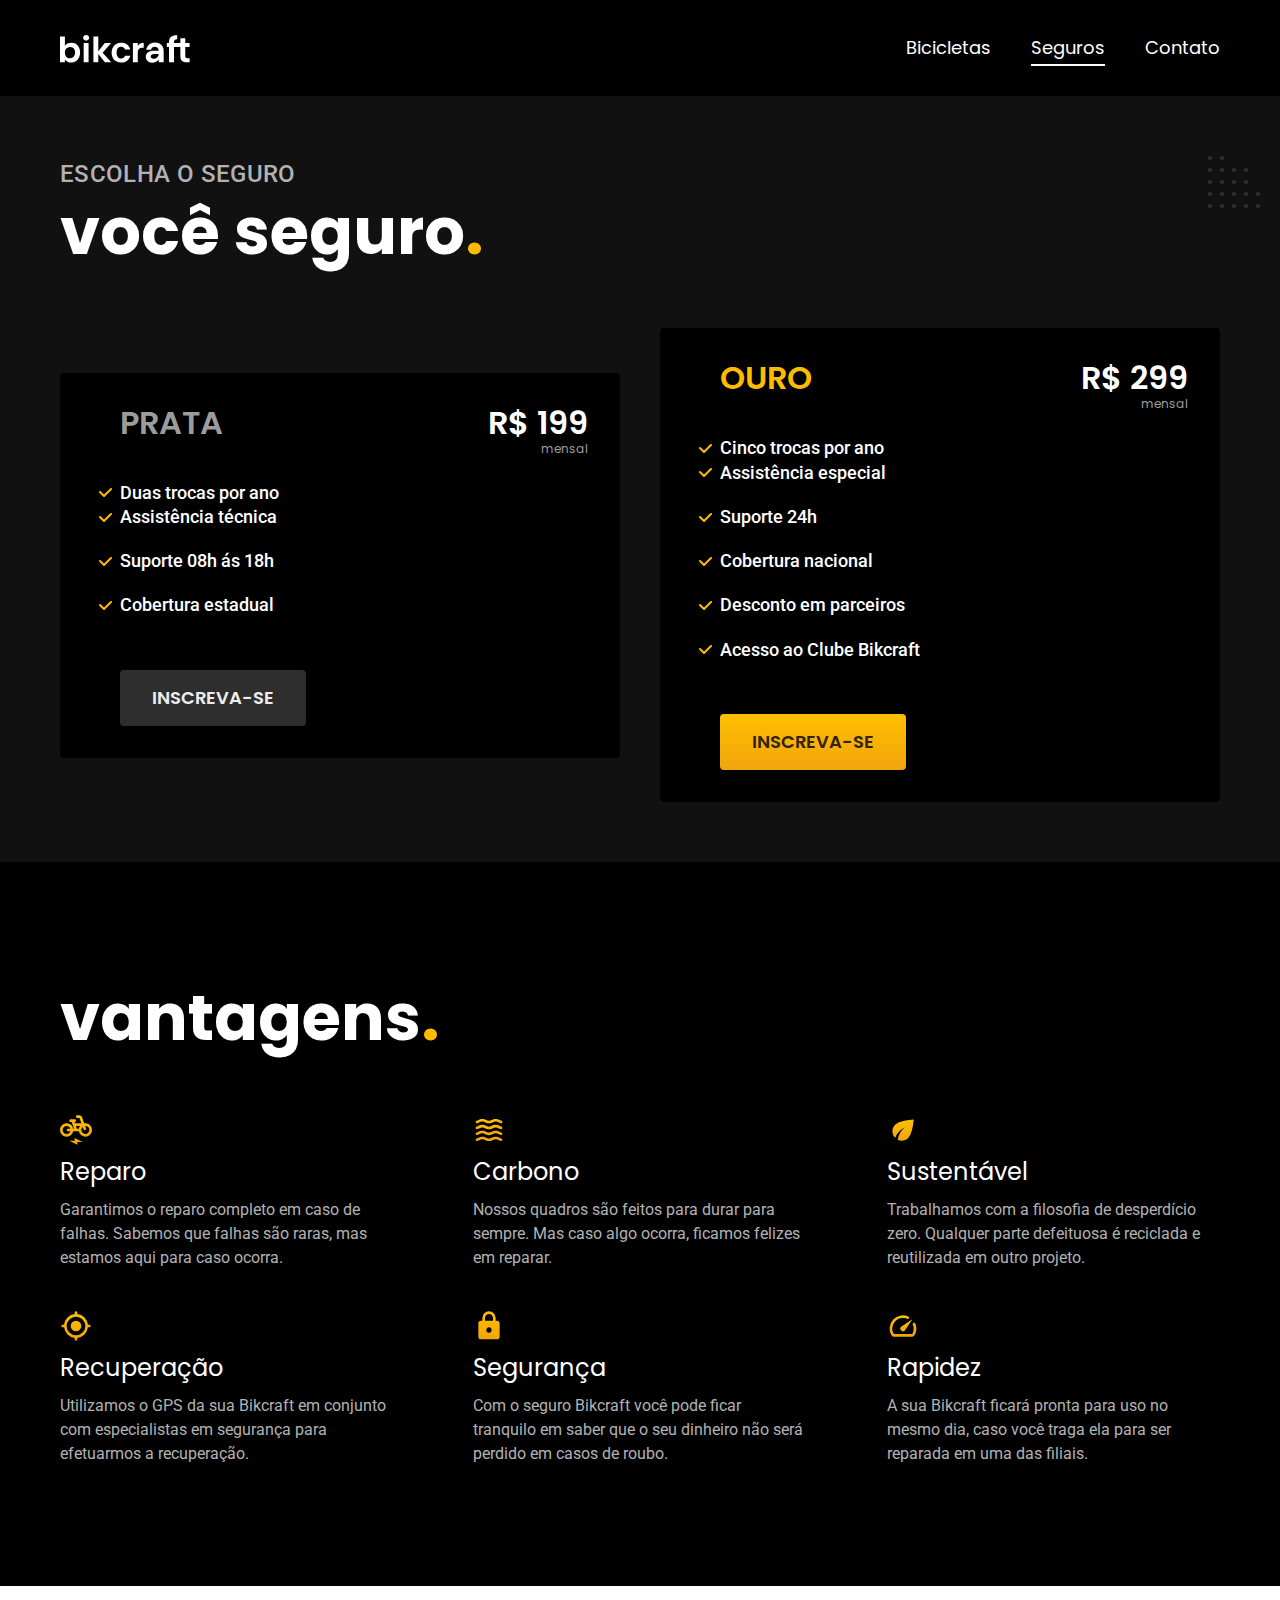
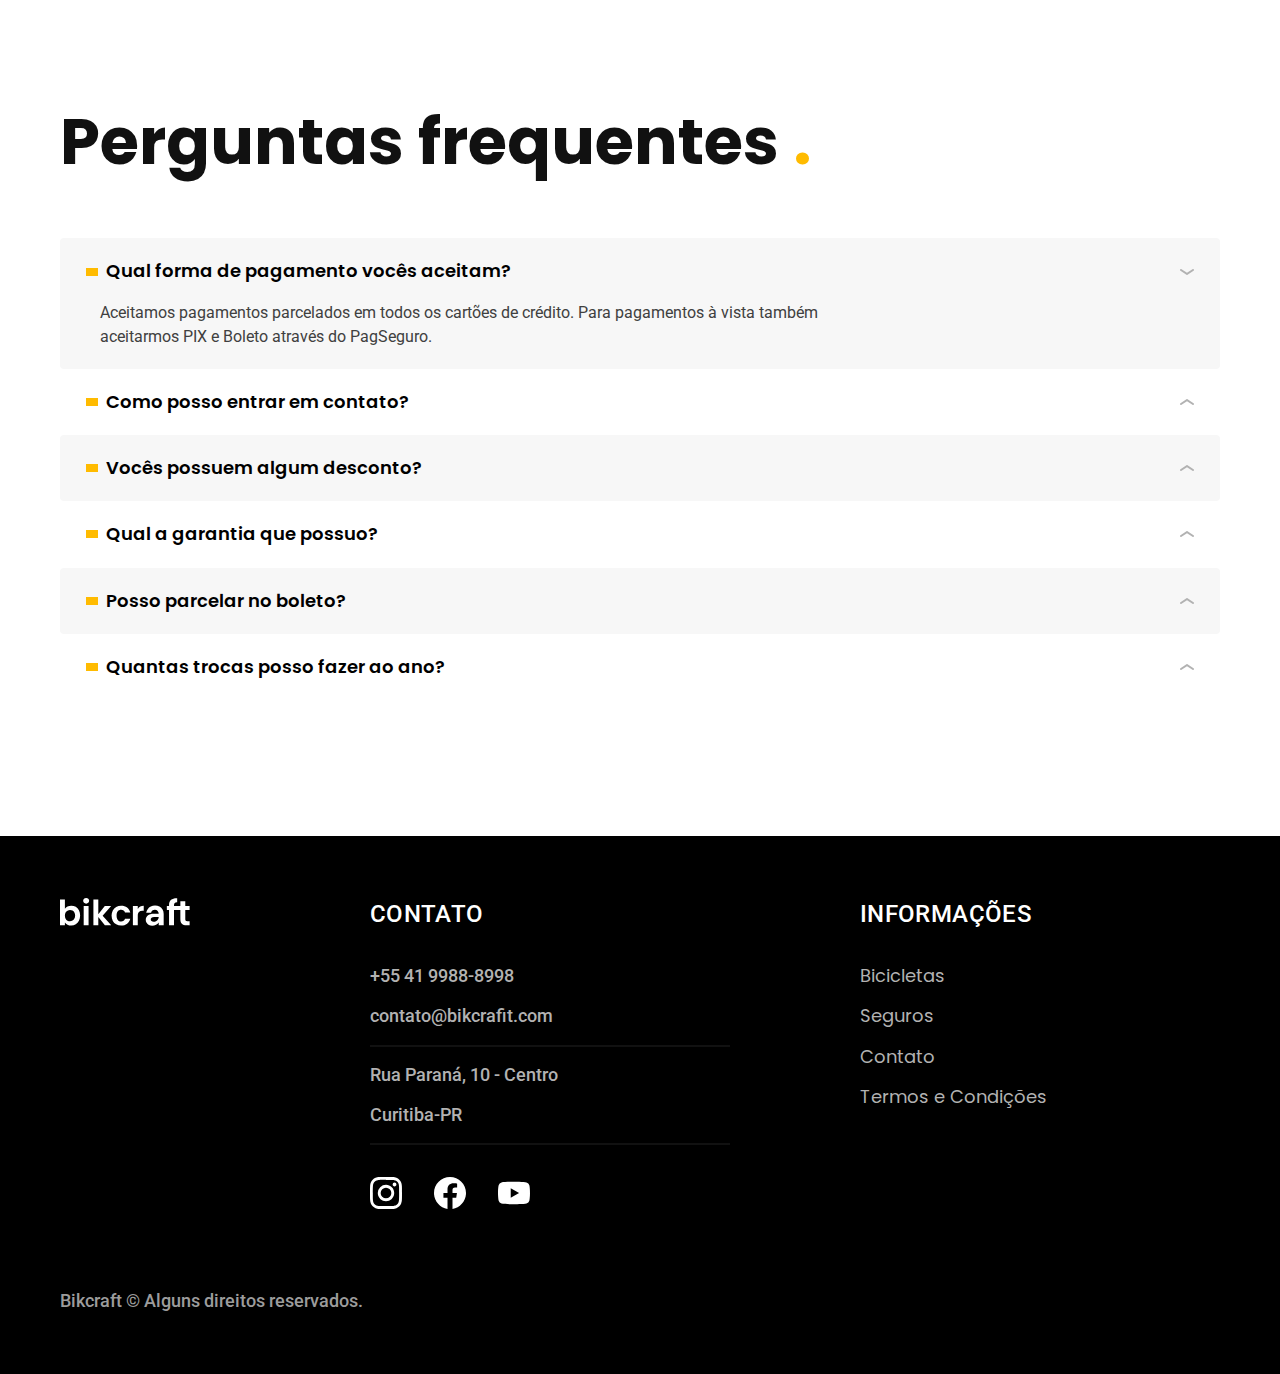
<file: seguros.html>
<!DOCTYPE html>
<html lang="pt-br">
<head>
  <meta charset="UTF-8">
  <meta http-equiv="X-UA-Compatible" content="IE=edge">
  <meta name="viewport" content="width=device-width, initial-scale=1.0">
  <title> Seguros | Bikcraft </title>
  <meta name="description" content="Seguros.">
 <link rel="icon" href="./favicon.svg" type="image/svg=xml">
  <link rel="preload" href="./css/style.min.css" as="styles">
  <link rel="stylesheet" href="./css/style.min.css">


  <link rel="preconnect" href="https://fonts.googleapis.com">
  <link rel="preconnect" href="https://fonts.gstatic.com" crossorigin>
  <link href="https://fonts.googleapis.com/css2?family=Merriweather:ital,wght@1,900&family=Poppins:wght@400;600&family=Roboto:wght@400;500&display=swap" rel="stylesheet"> 
  <script>document.documentElement.classList.add('js');</script>
</head>
<body id="seguros">
    <header class="header-bg">
      <div class="header container">
       <a href="./index.html">
        <img src="./img/bikcraft.svg"  width="132" height="32" alt="Bikcraft">
       </a>
  
       <nav aria-label="primaria">
         <ul class="header-menu font-1-m color-0">
            <li><a href="./bicicletas.html">Bicicletas</a></li>
            <li><a href="./seguros.html">Seguros</a></li>
            <li><a href="./contato.html">Contato</a></li>
         </ul>
       </nav>
      </div>
    </header>

    <main  class="seguros-bg">
      <div class="titulo-bg">
        <div class="titulo container">
          <p class="font-2-l-b color-5"data-anime="200" >Escolha o seguro</p>
          <h1 class="font-1-xxl color-0" data-anime="300" >você seguro<span class="color-p1">.</span></h1>
        </div>
      </div>

      <div class="seguros container">
           <div class="seguros-item fadeInLeft" data-anime="500">
               <h3   class="font-1-xl color-6">PRATA</h3>
               <span class="font-1-xl color-0">R$ 199 <span class="font-1-xs color-6">mensal</span></span>
               <ul class="font-2-m color-0">
                 <li>Duas trocas por ano</li>
                 <li>Assistência técnica</li>
                 <li>Suporte 08h ás 18h</li>
                 <li>Cobertura estadual</li>
               </ul>
                <a class="botao secundario" href="./orcamento.html?tipo=seguro&produto=prata">Inscreva-se</a>
           </div>
           <div class="seguros-item fadeInRight" data-anime="600" >
             <h3   class="font-1-xl color-p1">OURO</h3>
             <span class="font-1-xl color-0">R$ 299 <span class="font-1-xs color-6">mensal</span></span>
             <ul class="font-2-m color-0">
               <li>Cinco trocas por ano</li>
               <li>Assistência especial</li>
               <li>Suporte 24h</li>
               <li>Cobertura nacional</li>
               <li>Desconto em parceiros</li>
               <li>Acesso ao Clube Bikcraft</li>
             </ul>
              <a class="botao" href="./orcamento.html?tipo=seguro&produto=ouro">Inscreva-se</a>
         </div>
      </div>
    </main>

    <article class="vantagens-bg">
       <div class="vantagens container">
           <h2 class="font-1-xxl color-0">vantagens<span class="color-p1">.</span></h2>
           <ul>
             <li>
               <img src="./img/icones/eletrica.svg"  width="32" height="32" alt="">
               <h3 class="font-1-l color-0">Reparo</h3>
                <p class="font-2-s color-5">Garantimos o reparo completo em caso de falhas. Sabemos que falhas são raras, mas estamos aqui para caso ocorra.</p>
             </li>
             <li>
              <img src="./img/icones/carbono.svg"  width="32" height="32"  alt="">
              <h3 class="font-1-l color-0">Carbono</h3>
               <p class="font-2-s color-5">Nossos quadros são feitos para durar para sempre. Mas caso algo ocorra, ficamos felizes em reparar.</p>
             </li>
             <li>
              <img src="./img/icones/sustentavel.svg"  width="32" height="32"  alt="">
              <h3 class="font-1-l color-0">Sustentável</h3>
               <p class="font-2-s color-5">Trabalhamos com a filosofia de desperdício zero. Qualquer parte defeituosa é reciclada e reutilizada em outro projeto.</p>
             </li>
             <li>
              <img src="./img/icones//rastreador.svg"  width="32" height="32" alt="">
              <h3 class="font-1-l color-0">Recuperação</h3>
               <p class="font-2-s color-5">Utilizamos o GPS da sua Bikcraft em conjunto com especialistas em segurança para efetuarmos a recuperação.</p>
             </li>
             <li>
              <img src="./img/icones/seguro.svg"  width="32" height="32"  alt="">
              <h3 class="font-1-l color-0">Segurança</h3>
               <p class="font-2-s color-5">Com o seguro Bikcraft você pode ficar tranquilo em saber que o seu dinheiro não será perdido em casos de roubo.</p>
             </li>
             <li>
              <img src="./img/icones/velocidade.svg" width="32" height="32"  alt="">
              <h3 class="font-1-l color-0">Rapidez</h3>
               <p class="font-2-s color-5">A sua Bikcraft ficará pronta para uso no mesmo dia, caso você traga ela para ser reparada em uma das filiais.</p>
             </li>
           </ul>
       </div>
    </article>

    <article class="perguntas container">
       <h2 class="font-1-xxl">Perguntas frequentes <span class="color-p1">.</span></h2>
       <dl>
         <div>
           <dt><button class="font-1-m-b" aria-controls="pergunta1"  aria-expanded="true" >Qual forma de pagamento vocês aceitam?</button></dt>
           <dd id="pergunta1" class="font-2-s color-9 ativa" >Aceitamos pagamentos parcelados em todos os cartões de crédito. Para pagamentos à vista também aceitarmos PIX e Boleto através do PagSeguro.</dd>
         </div>
         <div>
          <dt><button class="font-1-m-b" aria-controls="pergunta2"  aria-expanded="false">Como posso entrar em contato?</button></dt>
          <dd  id="pergunta2" class="font-2-s color-9">Aceitamos pagamentos parcelados em todos os cartões de crédito. Para pagamentos à vista também aceitarmos PIX e Boleto através do PagSeguro.</dd>
        </div>
        <div>
          <dt><button class="font-1-m-b" aria-controls="pergunta3"  aria-expanded="false">Vocês possuem algum desconto?</button></dt>
          <dd id="pergunta3" class="font-2-s color-9">Aceitamos pagamentos parcelados em todos os cartões de crédito. Para pagamentos à vista também aceitarmos PIX e Boleto através do PagSeguro.</dd>
        </div>
        <div>
          <dt><button class="font-1-m-b" aria-controls="pergunta4"  aria-expanded="false">Qual a garantia que possuo?</button></dt>
          <dd id="pergunta4" class="font-2-s color-9">Aceitamos pagamentos parcelados em todos os cartões de crédito. Para pagamentos à vista também aceitarmos PIX e Boleto através do PagSeguro.</dd>
        </div>
        <div>
          <dt><button class="font-1-m-b" aria-controls="pergunta5"  aria-expanded="false">Posso parcelar no boleto?</button></dt>
          <dd id="pergunta5" class="font-2-s color-9">Aceitamos pagamentos parcelados em todos os cartões de crédito. Para pagamentos à vista também aceitarmos PIX e Boleto através do PagSeguro.</dd>
        </div>
        <div>
          <dt><button class="font-1-m-b" aria-controls="pergunta6"  aria-expanded="false">Quantas trocas posso fazer ao ano?</button></dt>
          <dd id="pergunta6" class="font-2-s color-9">Aceitamos pagamentos parcelados em todos os cartões de crédito. Para pagamentos à vista também aceitarmos PIX e Boleto através do PagSeguro.</dd>
        </div>
       </dl>
    </article>

    <footer class="footer-bg">
      <div class="footer container">
         <img src="./img/bikcraft.svg"  width="132" height="32"   alt="Bikcraft">
         <div class="footer-contato">
             <h3 class="font-2-l-b color-0">Contato</h3>
             <ul class="font-2-m color-5">
               <li><a href="tel:+554199888998">+55 41 9988-8998</a></li>
               <li><a href="mailto:contato@bikcrafit.com">contato@bikcrafit.com</a></li>
               <li>Rua Paraná, 10 - Centro</li>
               <li>Curitiba-PR</li>
             </ul>
             <div class="footer-redes">
                 <a href="./">
                   <img src="./img/redes/instagram.svg"  width="32" height="32"  alt="Instagram">
                 </a>
                 <a href="./">
                  <img src="./img/redes/facebook.svg"  width="32" height="32"  alt="Facebook">
                 </a>
                 <a href="./">
                  <img src="./img/redes/youtube.svg"  width="32" height="32" alt="Youtube">
                 </a>
             </div>
         </div>
         <div class="footer-informacoes">
            <h3 class="font-2-l-b color-0">Informações</h3>
            <nav>
              <ul class="font-1-m color-5">
                <li><a href="./bicicletas.html">Bicicletas</a></li>
                <li><a href="./seguros.html">Seguros</a></li>
                <li><a href="./contato.html">Contato</a></li>
                <li><a href="./termos.html">Termos e Condições</a></li>
              </ul>
            </nav>
         </div>
         <p class="footer-copy font-2-m color-6">Bikcraft © Alguns direitos reservados.</p>
      </div>
    </footer>
   <script src="./js/plugins/simple-anime.js"></script>
 <script src="./js/script.js"></script>
</body>
</html>
</file>
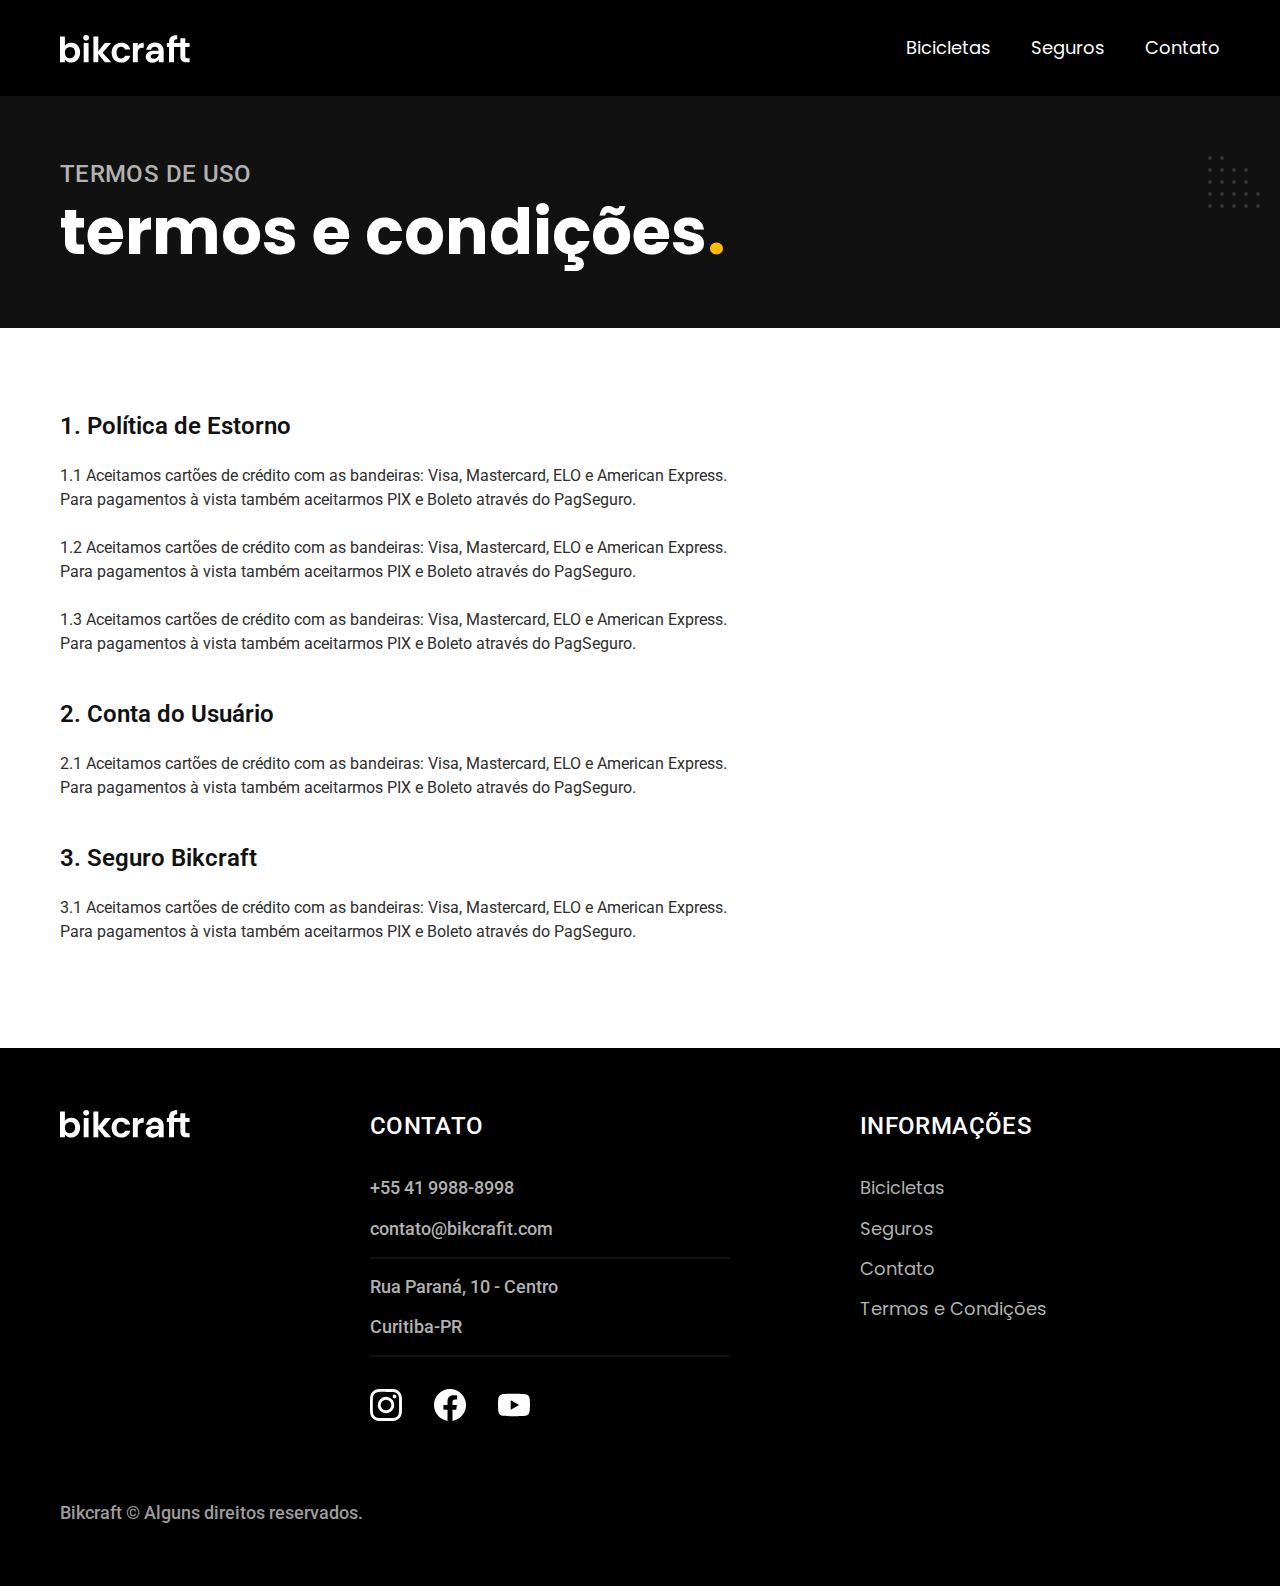
<file: termos.html>
<!DOCTYPE html>
<html lang="pt-br">
<head>
  <meta charset="UTF-8">
  <meta http-equiv="X-UA-Compatible" content="IE=edge">
  <meta name="viewport" content="width=device-width, initial-scale=1.0">
  <title> Termos e Condições | Bikcraft </title>
  <meta name="description" content="Termos e condições.">
 <link rel="icon" href="./favicon.svg" type="image/svg=xml">
  <link rel="preload" href="./css/style.min.css" as="styles">
  <link rel="stylesheet" href="./css/style.min.css">


  <link rel="preconnect" href="https://fonts.googleapis.com">
  <link rel="preconnect" href="https://fonts.gstatic.com" crossorigin>
  <link href="https://fonts.googleapis.com/css2?family=Merriweather:ital,wght@1,900&family=Poppins:wght@400;600&family=Roboto:wght@400;500&display=swap" rel="stylesheet"> 
  <script>document.documentElement.classList.add('js');</script>
</head>
<body id="termos">
    <header class="header-bg">
      <div class="header container">
       <a href="./index.html">
        <img src="./img/bikcraft.svg"  width="132" height="32"  alt="Bikcraft">
       </a>
  
       <nav aria-label="primaria">
         <ul class="header-menu font-1-m color-0">
            <li><a href="./bicicletas.html">Bicicletas</a></li>
            <li><a href="./seguros.html">Seguros</a></li>
            <li><a href="./contato.html">Contato</a></li>
         </ul>
       </nav>
      </div>
    </header>

    <main>
      <div class="titulo-bg">
        <div class="titulo container">
          <p class="font-2-l-b color-5 fadeInDown" data-anime="200">Termos de uso</p>
          <h1 class="font-1-xxl color-0 fadeInDown" data-anime="300">termos e condições<span class="color-p1">.</span></h1>
        </div>
      </div>

      <div class="termos font-2-s color-10 container fadeInDown" data-anime="500">
        <h2 class="font-1-1 color-11">1. Política de Estorno</h2>
        <p>1.1 Aceitamos cartões de crédito com as bandeiras: Visa, Mastercard, ELO e American Express. Para pagamentos à vista também aceitarmos PIX e Boleto através do PagSeguro.</p>
        <p>1.2 Aceitamos cartões de crédito com as bandeiras: Visa, Mastercard, ELO e American Express. Para pagamentos à vista também aceitarmos PIX e Boleto através do PagSeguro.</p>
        <p>1.3 Aceitamos cartões de crédito com as bandeiras: Visa, Mastercard, ELO e American Express. Para pagamentos à vista também aceitarmos PIX e Boleto através do PagSeguro.</p>
        <h2 class="font-1-1 color-11">2. Conta do Usuário</h2>
        <p>2.1 Aceitamos cartões de crédito com as bandeiras: Visa, Mastercard, ELO e American Express. Para pagamentos à vista também aceitarmos PIX e Boleto através do PagSeguro.</p>
        <h2 class="font-1-1 color-11">3. Seguro Bikcraft</h2>
        <p>3.1 Aceitamos cartões de crédito com as bandeiras: Visa, Mastercard, ELO e American Express. Para pagamentos à vista também aceitarmos PIX e Boleto através do PagSeguro.</p>
      </div>
    </main>

    <footer class="footer-bg">
      <div class="footer container">
         <img src="./img/bikcraft.svg"  width="132" height="32"  alt="Bikcraft">
         <div class="footer-contato">
             <h3 class="font-2-l-b color-0">Contato</h3>
             <ul class="font-2-m color-5">
               <li><a href="tel:+554199888998">+55 41 9988-8998</a></li>
               <li><a href="mailto:contato@bikcrafit.com">contato@bikcrafit.com</a></li>
               <li>Rua Paraná, 10 - Centro</li>
               <li>Curitiba-PR</li>
             </ul>
             <div class="footer-redes">
                 <a href="./">
                   <img src="./img/redes/instagram.svg"  width="32" height="32" alt="Instagram">
                 </a>
                 <a href="./">
                  <img src="./img/redes/facebook.svg"  width="32" height="32" alt="Facebook">
                 </a>
                 <a href="./">
                  <img src="./img/redes/youtube.svg"  width="32" height="32" alt="Youtube">
                 </a>
             </div>
         </div>
         <div class="footer-informacoes">
            <h3 class="font-2-l-b color-0">Informações</h3>
            <nav>
              <ul class="font-1-m color-5">
                <li><a href="./bicicletas.html">Bicicletas</a></li>
                <li><a href="./seguros.html">Seguros</a></li>
                <li><a href="./contato.html">Contato</a></li>
                <li><a href="./termos.html">Termos e Condições</a></li>
              </ul>
            </nav>
         </div>
         <p class="footer-copy font-2-m color-6">Bikcraft © Alguns direitos reservados.</p>
      </div>
    </footer>
  <script src="./js/plugins/simple-anime.js"></script>
 <script src="./js/script.js"></script>
</body>
</html>
</file>
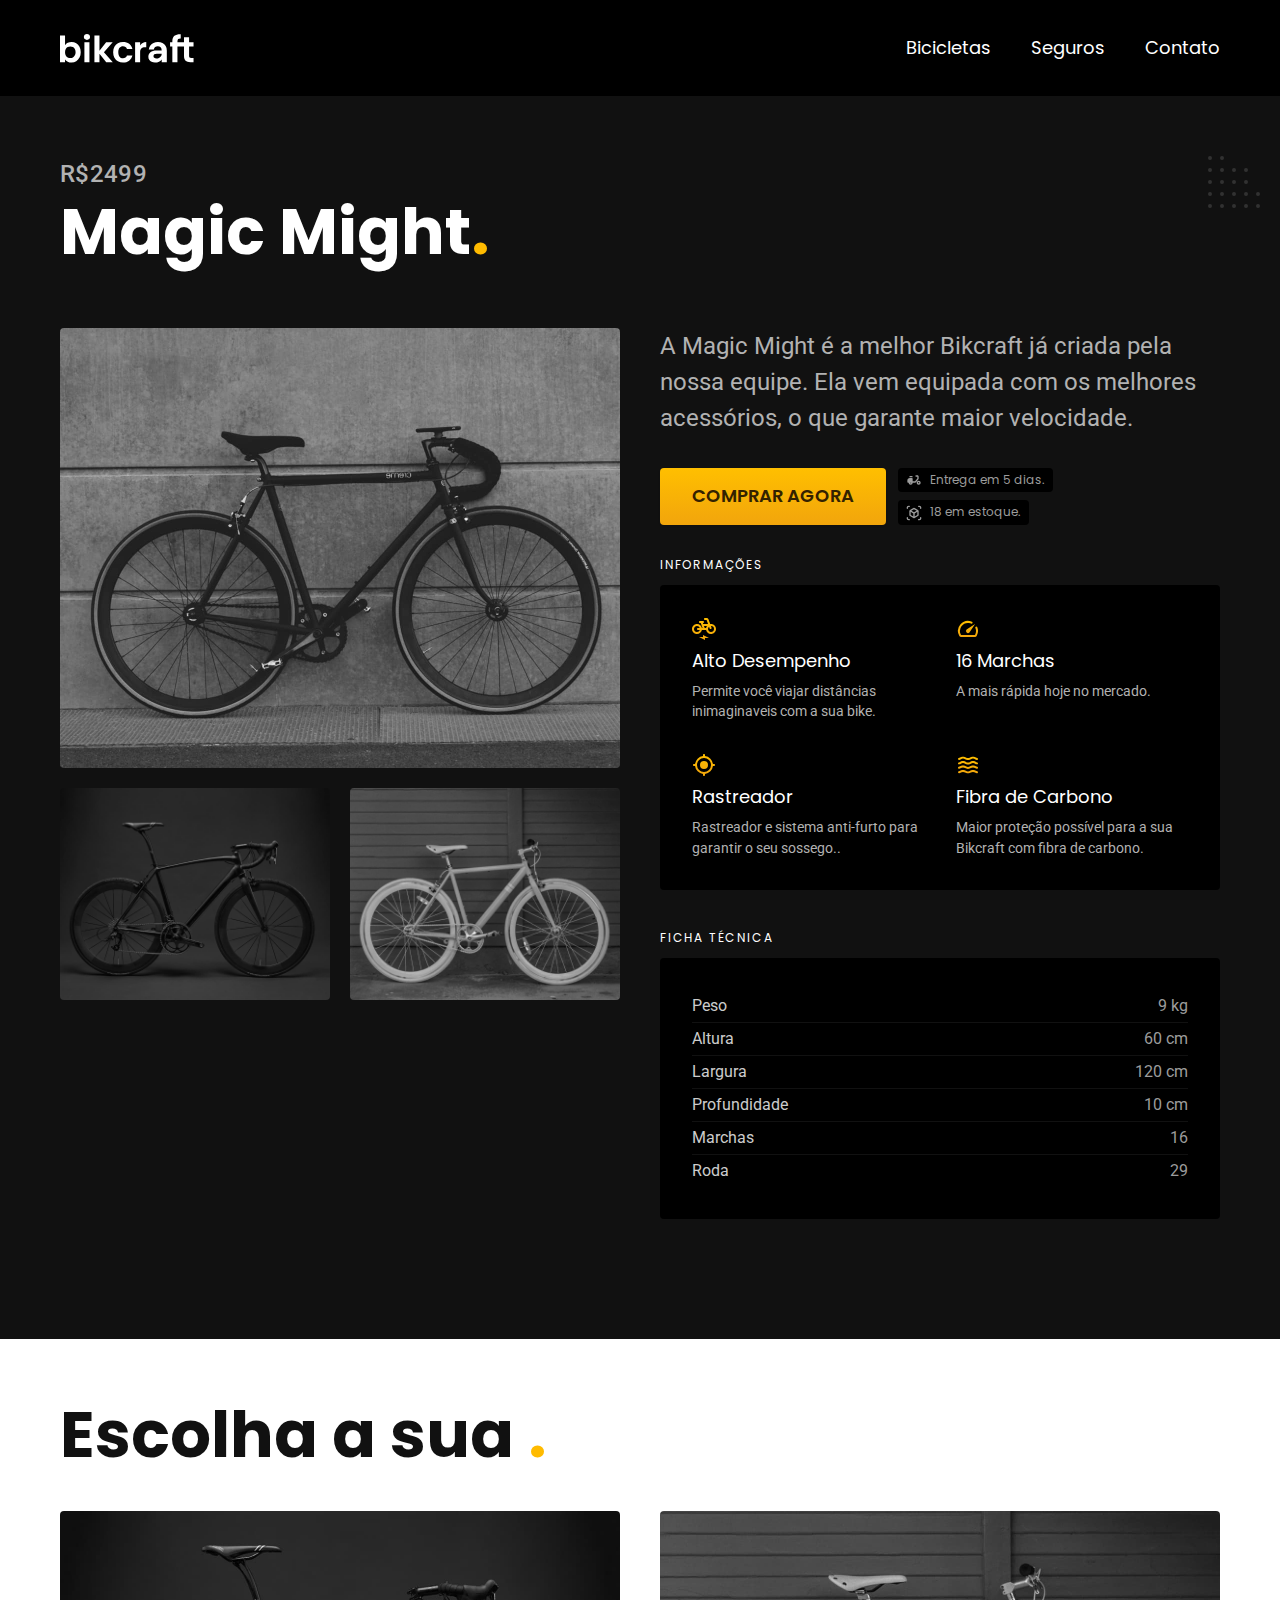
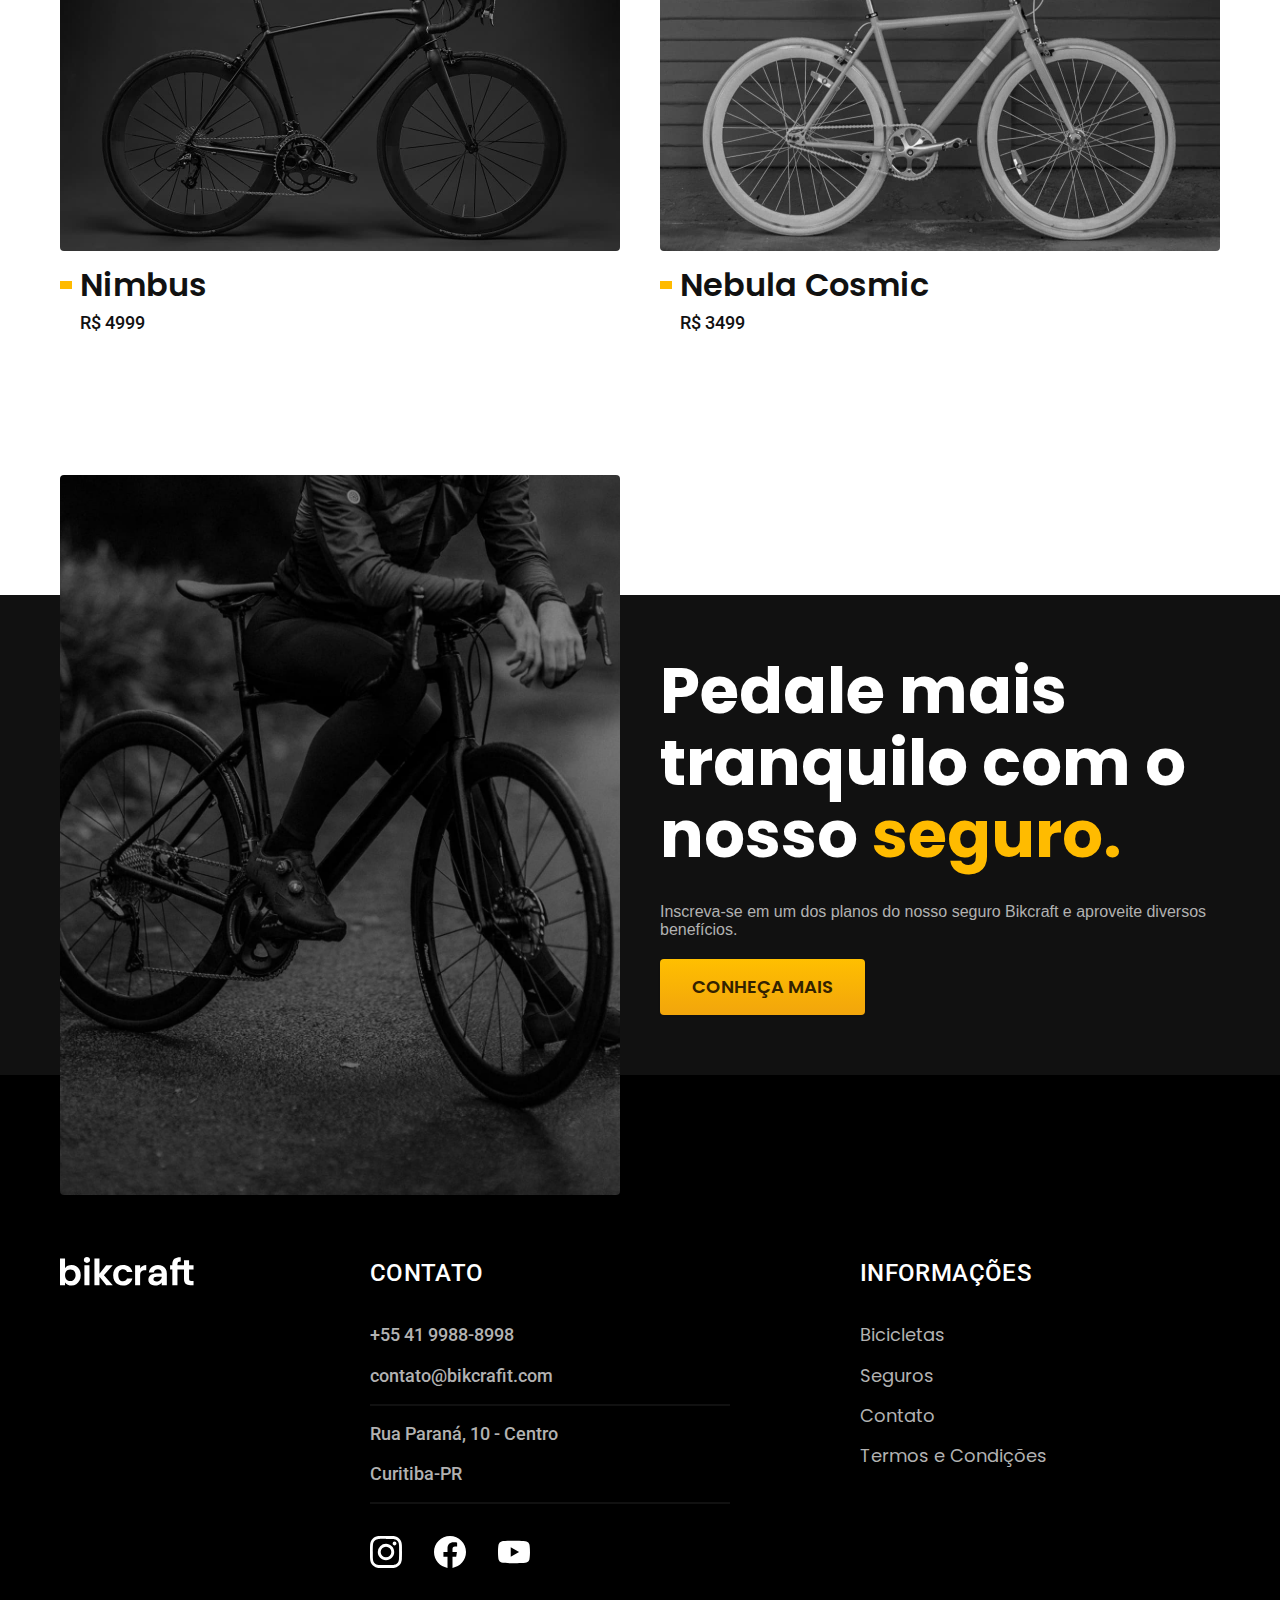
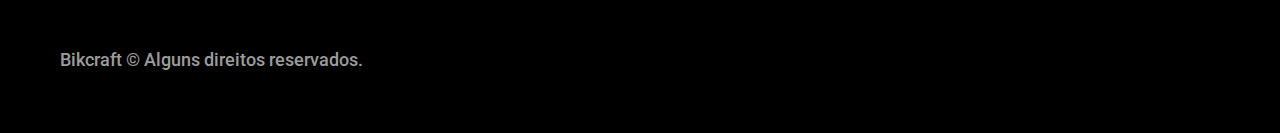
<file: bicicletas/magic.html>
<!DOCTYPE html>
<html lang="pt-br">
<head>
  <meta charset="UTF-8">
  <meta http-equiv="X-UA-Compatible" content="IE=edge">
  <meta name="viewport" content="width=device-width, initial-scale=1.0">
  <title> Magic | Bikcraft </title>
  <meta name="description" content="Nimbus Stark.">
  <link rel="stylesheet" href="../css/style.min.css">

  <link rel="icon" href="../favicon.svg" type="image/svg=xml">
  <link rel="preconnect" href="https://fonts.googleapis.com">
  <link rel="preconnect" href="https://fonts.gstatic.com" crossorigin>
  <link href="https://fonts.googleapis.com/css2?family=Merriweather:ital,wght@1,900&family=Poppins:wght@400;600&family=Roboto:wght@400;500&display=swap" rel="stylesheet"> 
  <script>document.documentElement.classList.add('js');</script>
</head>
<body id="bicicleta">
    <header class="header-bg">
      <div class="header container">
       <a href="../index.html">
        <img src="../img/bikcraft.svg" alt="Bikcraft">
       </a>
  
       <nav aria-label="primaria">
         <ul class="header-menu font-1-m color-0">
            <li><a href="../bicicletas.html">Bicicletas</a></li>
            <li><a href="../seguros.html">Seguros</a></li>
            <li><a href="../contato.html">Contato</a></li>
         </ul>
       </nav>
      </div>
    </header>

    <main class="titulo-bg">
      <div>
        <div class="titulo container">
          <p class="font-2-l-b color-5">R$2499</p>
          <h1 class="font-1-xxl color-0">Magic Might<span class="color-p1">.</span></h1>
        </div>
      </div>
      <div class="bicicleta container">
         <div class="bicicleta-imagens">
              <img src="../img/bicicleta/nimbus2.jpg" alt="bicicleta nimbus modelo 1">
              <img src="../img/bicicleta/nimbus1.jpg" alt="bicicleta nimbus modelo 2">
              <img src="../img/bicicleta/nimbus3.jpg" alt="bicicleta nimbus modelo 3">
         </div>
         <div class="bicicleta-conteudo">
           <p class="font-2-l color-5">A Magic Might é a melhor Bikcraft já criada pela nossa equipe. Ela vem equipada com os melhores acessórios, o que garante maior velocidade.</p>
            <div class="bicicleta-comprar">
                <a class="botao" href="../orcamento.html?tipo=bikcraft&produto=magic">Comprar Agora</a>
                <span class="font-1-xs color-6"><img src="../img/icones/entrega.svg" alt="">Entrega em 5 dias.</span>
                <span class="font-1-xs color-6"><img src="../img/icones/estoque.svg" alt="">18 em estoque.</span>
            </div>
              <h2 class="font-1-xs color-0">Informações</h2>
              <ul class="bicicleta-informacao">
                <li>
                  <img src="../img/icones/eletrica.svg" alt="">
                  <h3 class="font-1-m color-0">Alto Desempenho</h3>
                  <p class="font-2-xs color-5">Permite você viajar distâncias inimaginaveis com a sua bike.</p>
                </li>
                <li>
                  <img src="../img/icones/velocidade.svg" alt="">
                  <h3 class="font-1-m color-0">16 Marchas</h3>
                  <p class="font-2-xs color-5">A mais rápida hoje no mercado.</p>
                </li>
                <li>
                  <img src="../img/icones/rastreador.svg" alt="">
                  <h3 class="font-1-m color-0">Rastreador</h3>
                  <p class="font-2-xs color-5">Rastreador e sistema anti-furto para garantir o seu sossego..</p>
                </li>
                <li>
                  <img src="../img/icones/carbono.svg" alt="">
                  <h3 class="font-1-m color-0">Fibra de Carbono</h3>
                  <p class="font-2-xs color-5">Maior proteção possível para a sua Bikcraft com fibra de carbono.</p>
                </li>
              </ul>
              <h2 class="font-1-xs color-0">Ficha técnica</h2>
              <ul class="bicicleta-ficha font-2-s color-4">
                  <li>Peso <span>9 kg</span></li> 
                  <li>Altura <span>60 cm</span></li> 
                  <li>Largura <span>120 cm</span></li> 
                  <li>Profundidade <span>10 cm</span></li> 
                  <li> Marchas <span>16</span></li> 
                  <li>Roda <span>29</span></li> 
              </li>
              </ul>
         </div>
      </div>
    </main>

    <article class="bicicletas-lista container">
      <h2 class="font-1-xxl ">Escolha a sua <span class="color-p1">.</span></h2>
      <ul>
          <li>
            <a href="./nimbus.html">
             <img src="../img/bicicletas/nimbus.jpg" alt="Bicicleta Magic Preta">
             <h3 class="font-1-xl">Nimbus</h3>
             <span class="font-2-m cor-8">R$ 4999</span>
            </a>
          </li>
          <li>
            <a href="./nebula.html">
             <img src="../img/bicicletas/nebula.jpg" alt="Bicicleta Nebula Branca">
             <h3 class="font-1-xl">Nebula Cosmic</h3>
             <span class="font-2-m cor-8">R$ 3499</span>
            </a>
          </li>
      </ul>
    </article>

    <article class="seguro-bg">
        <div class="seguro container">
            <div class="seguro-imagem">
               <img src="../img/fotos/seguros.jpg" alt="Pessoa em uma bbicicleta">
            </div>
            <div class="seguro-conteudo">
               <h2 class="font-1-xxl color-0">Pedale mais tranquilo com o nosso <span class="color-p1">seguro.</span></h2>
               <p class="font-2-1 color-5">Inscreva-se em um dos planos do nosso seguro Bikcraft e aproveite diversos benefícios.</p>
               <a class="botao" href="../seguros.html">Conheça Mais</a>
            </div>
        </div>
    </article>

    <footer class="footer-bg">
      <div class="footer container">
         <img src="../img/bikcraft.svg" alt="Bikcraft">
         <div class="footer-contato">
             <h3 class="font-2-l-b color-0">Contato</h3>
             <ul class="font-2-m color-5">
               <li><a href="tel:+554199888998">+55 41 9988-8998</a></li>
               <li><a href="mailto:contato@bikcrafit.com">contato@bikcrafit.com</a></li>
               <li>Rua Paraná, 10 - Centro</li>
               <li>Curitiba-PR</li>
             </ul>
             <div class="footer-redes">
                 <a href="../">
                   <img src="../img/redes/instagram.svg" alt="Instagram">
                 </a>
                 <a href="../">
                  <img src="../img/redes/facebook.svg" alt="Facebook">
                 </a>
                 <a href="../">
                  <img src="../img/redes/youtube.svg" alt="Youtube">
                 </a>
             </div>
         </div>
         <div class="footer-informacoes">
            <h3 class="font-2-l-b color-0">Informações</h3>
            <nav>
              <ul class="font-1-m color-5">
                <li><a href="../bicicletas.html">Bicicletas</a></li>
                <li><a href="../seguros.html">Seguros</a></li>
                <li><a href="../contato.html">Contato</a></li>
                <li><a href="../termos.html">Termos e Condições</a></li>
              </ul>
            </nav>
         </div>
         <p class="footer-copy font-2-m color-6">Bikcraft © Alguns direitos reservados.</p>
      </div>
    </footer>
  
 <script src="../js/script.js"></script>
</body>
</html>
</file>
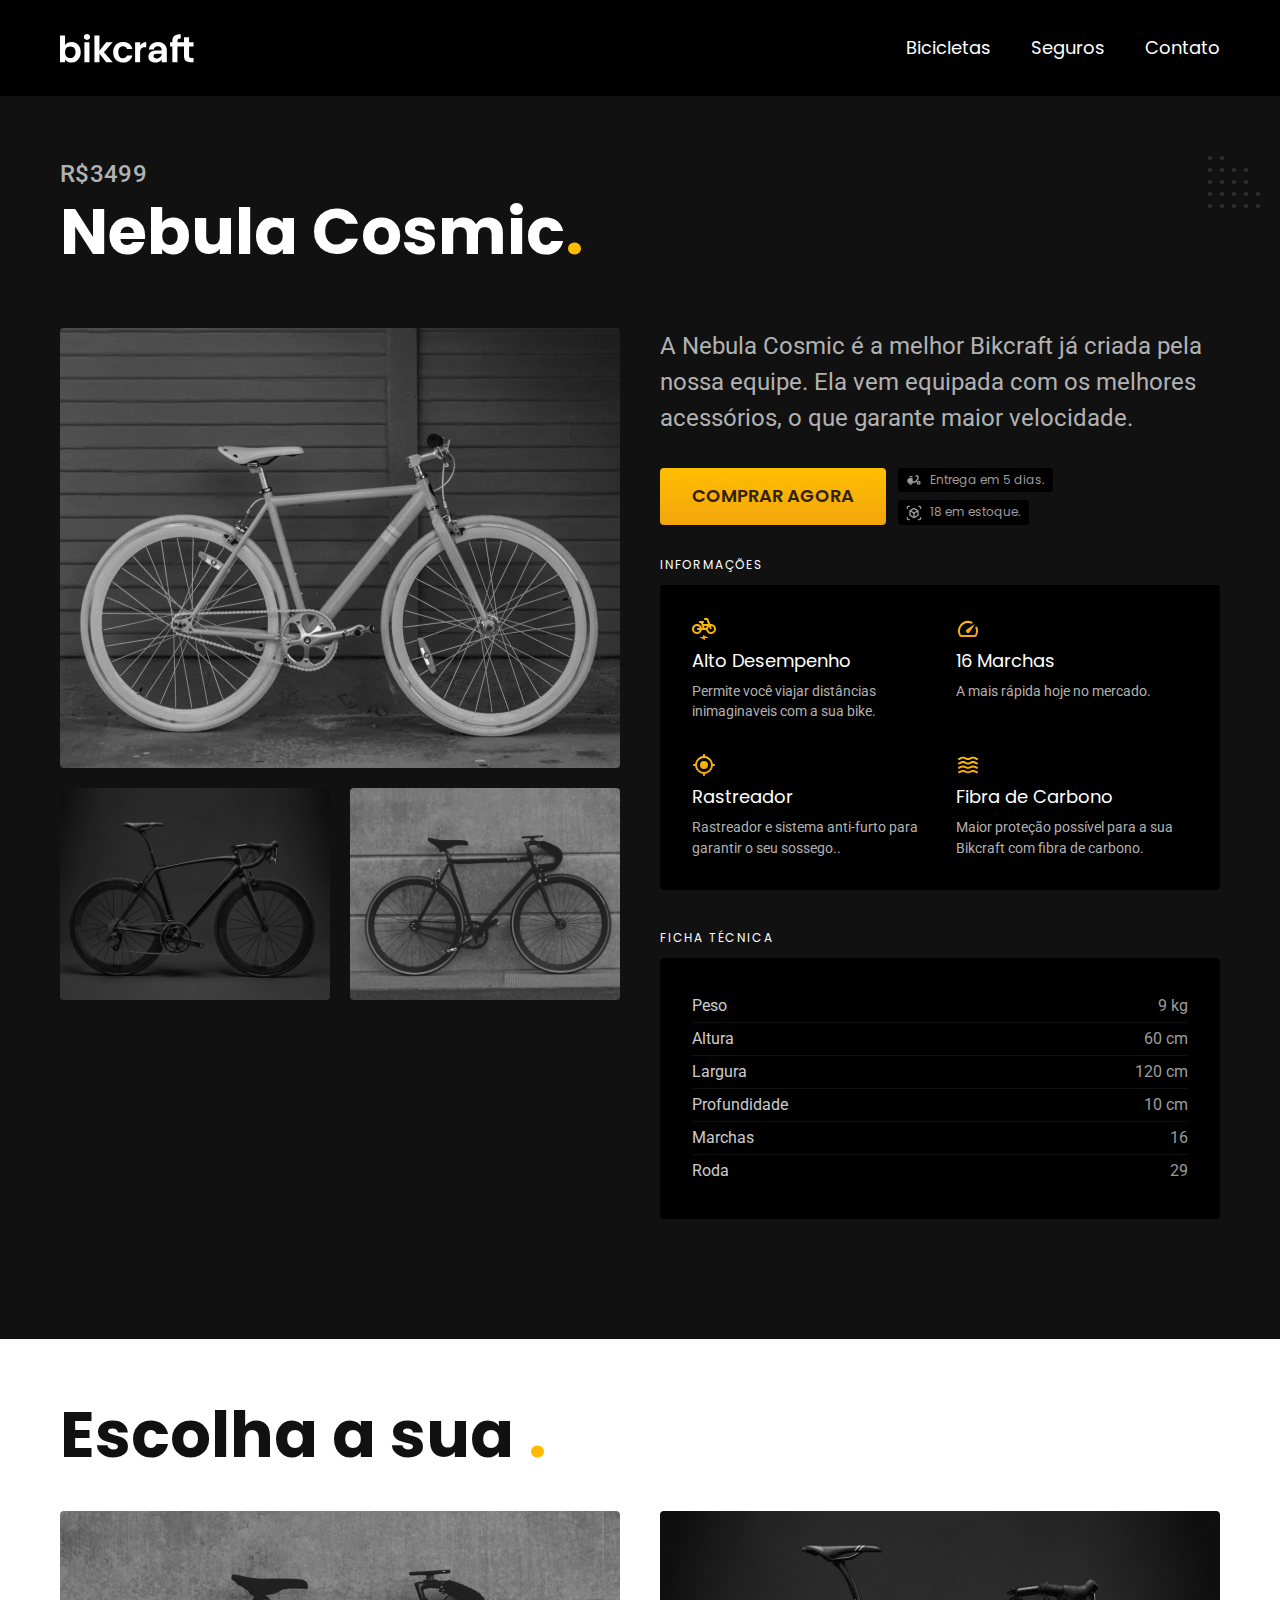
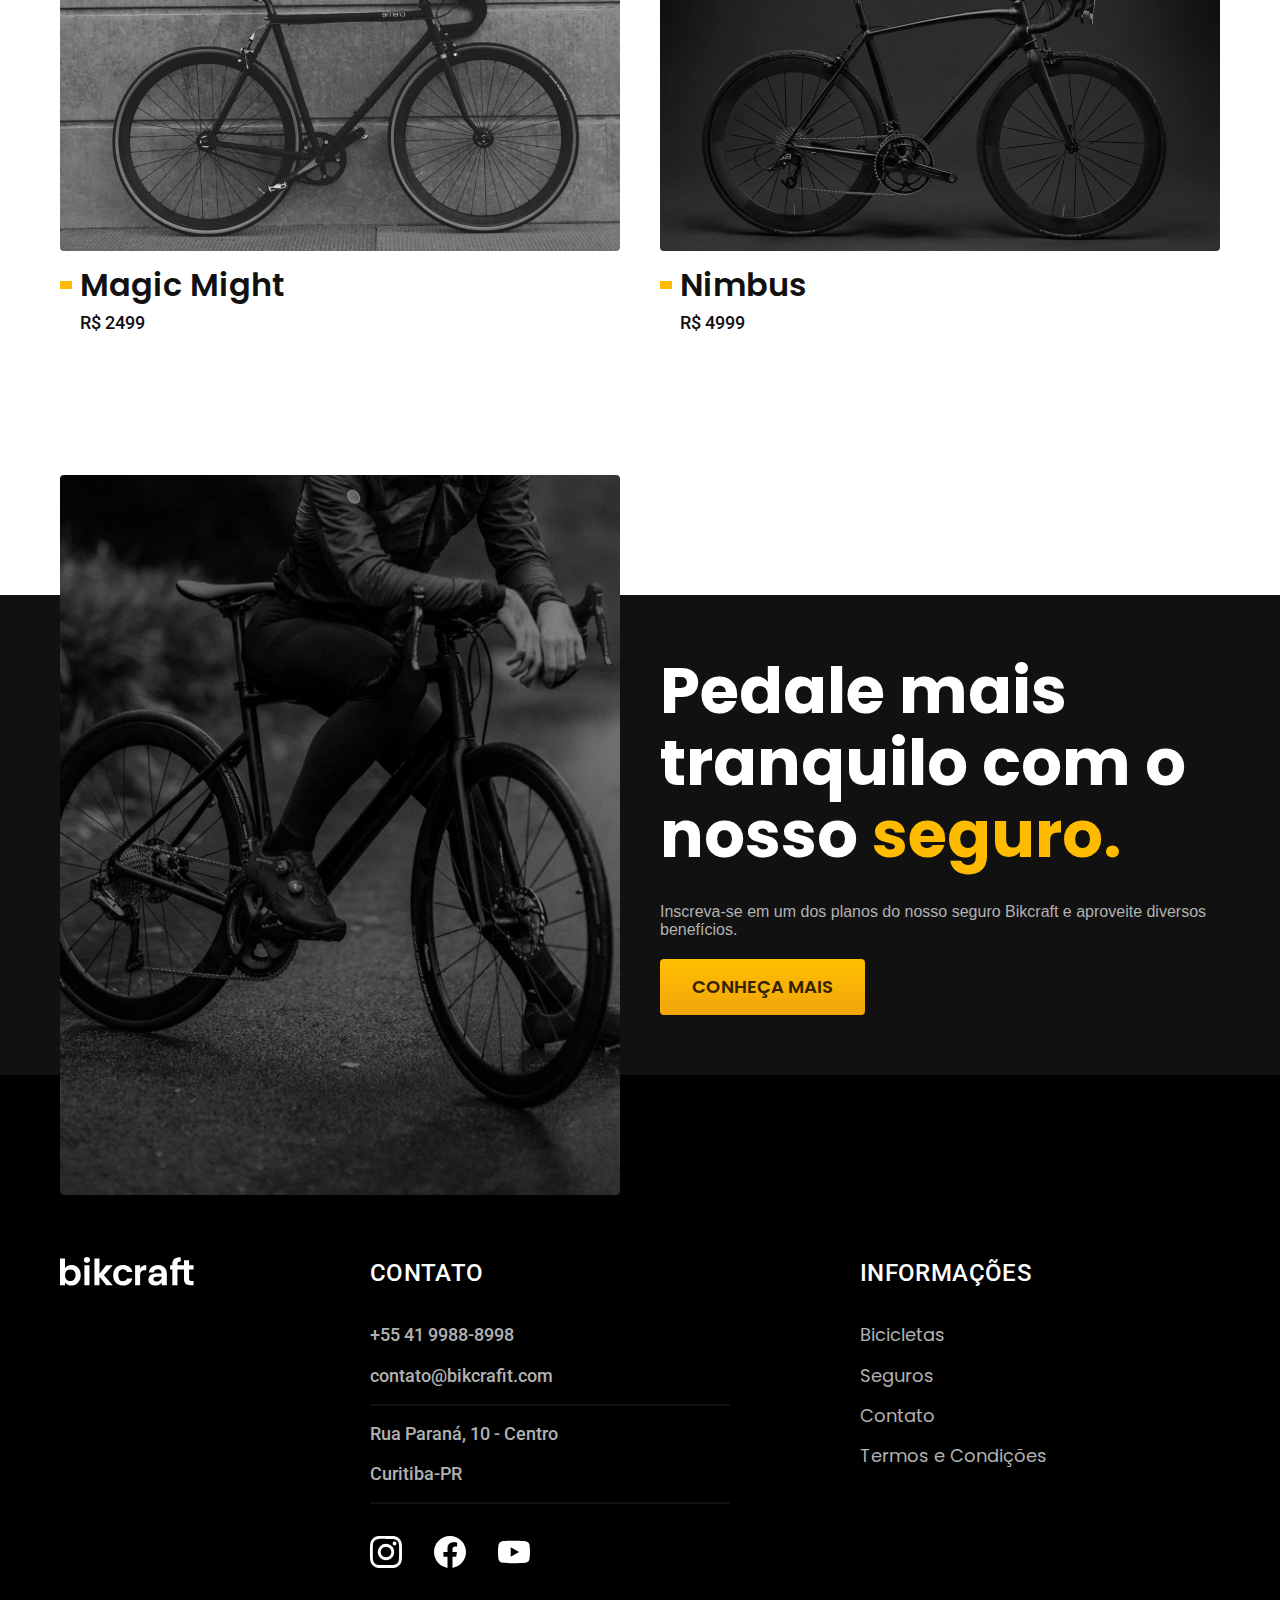
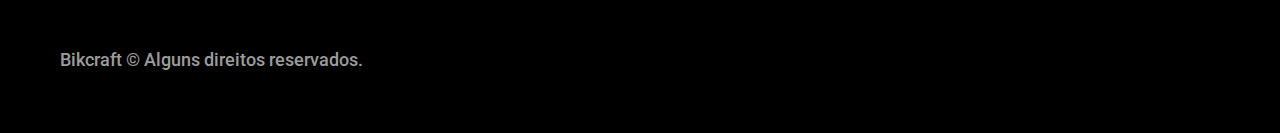
<file: bicicletas/nebula.html>
<!DOCTYPE html>
<html lang="pt-br">
<head>
  <meta charset="UTF-8">
  <meta http-equiv="X-UA-Compatible" content="IE=edge">
  <meta name="viewport" content="width=device-width, initial-scale=1.0">
  <title> Nebula | Bikcraft </title>
  <meta name="description" content="Nimbus Stark.">
  <link rel="stylesheet" href="../css/style.min.css">

   <link rel="icon" href="../favicon.svg" type="image/svg=xml">
  <link rel="preconnect" href="https://fonts.googleapis.com">
  <link rel="preconnect" href="https://fonts.gstatic.com" crossorigin>
  <link href="https://fonts.googleapis.com/css2?family=Merriweather:ital,wght@1,900&family=Poppins:wght@400;600&family=Roboto:wght@400;500&display=swap" rel="stylesheet"> 
  <script>document.documentElement.classList.add('js');</script>
</head>
<body id="bicicleta">
    <header class="header-bg">
      <div class="header container">
       <a href="../index.html">
        <img src="../img/bikcraft.svg" alt="Bikcraft">
       </a>
  
       <nav aria-label="primaria">
         <ul class="header-menu font-1-m color-0">
            <li><a href="../bicicletas.html">Bicicletas</a></li>
            <li><a href="../seguros.html">Seguros</a></li>
            <li><a href="../contato.html">Contato</a></li>
         </ul>
       </nav>
      </div>
    </header>

    <main class="titulo-bg">
      <div>
        <div class="titulo container">
          <p class="font-2-l-b color-5">R$3499</p>
          <h1 class="font-1-xxl color-0">Nebula Cosmic<span class="color-p1">.</span></h1>
        </div>
      </div>
      <div class="bicicleta container">
         <div class="bicicleta-imagens">
              <img src="../img/bicicleta/nimbus3.jpg" alt="bicicleta nimbus modelo 1">
              <img src="../img/bicicleta/nimbus1.jpg" alt="bicicleta nimbus modelo 2">
              <img src="../img/bicicleta/nimbus2.jpg" alt="bicicleta nimbus modelo 3">
         </div>
         <div class="bicicleta-conteudo">
           <p class="font-2-l color-5">A Nebula Cosmic é a melhor Bikcraft já criada pela nossa equipe. Ela vem equipada com os melhores acessórios, o que garante maior velocidade.</p>
            <div class="bicicleta-comprar">
                <a class="botao" href="../orcamento.html?tipo=bikcraft&produto=nebula">Comprar Agora</a>
                <span class="font-1-xs color-6"><img src="../img/icones/entrega.svg" alt="">Entrega em 5 dias.</span>
                <span class="font-1-xs color-6"><img src="../img/icones/estoque.svg" alt="">18 em estoque.</span>
            </div>
              <h2 class="font-1-xs color-0">Informações</h2>
              <ul class="bicicleta-informacao">
                <li>
                  <img src="../img/icones/eletrica.svg" alt="">
                  <h3 class="font-1-m color-0">Alto Desempenho</h3>
                  <p class="font-2-xs color-5">Permite você viajar distâncias inimaginaveis com a sua bike.</p>
                </li>
                <li>
                  <img src="../img/icones/velocidade.svg" alt="">
                  <h3 class="font-1-m color-0">16 Marchas</h3>
                  <p class="font-2-xs color-5">A mais rápida hoje no mercado.</p>
                </li>
                <li>
                  <img src="../img/icones/rastreador.svg" alt="">
                  <h3 class="font-1-m color-0">Rastreador</h3>
                  <p class="font-2-xs color-5">Rastreador e sistema anti-furto para garantir o seu sossego..</p>
                </li>
                <li>
                  <img src="../img/icones/carbono.svg" alt="">
                  <h3 class="font-1-m color-0">Fibra de Carbono</h3>
                  <p class="font-2-xs color-5">Maior proteção possível para a sua Bikcraft com fibra de carbono.</p>
                </li>
              </ul>
              <h2 class="font-1-xs color-0">Ficha técnica</h2>
              <ul class="bicicleta-ficha font-2-s color-4">
                  <li>Peso <span>9 kg</span></li> 
                  <li>Altura <span>60 cm</span></li> 
                  <li>Largura <span>120 cm</span></li> 
                  <li>Profundidade <span>10 cm</span></li> 
                  <li> Marchas <span>16</span></li> 
                  <li>Roda <span>29</span></li> 
              </li>
              </ul>
         </div>
      </div>
    </main>

    <article class="bicicletas-lista container">
      <h2 class="font-1-xxl ">Escolha a sua <span class="color-p1">.</span></h2>
      <ul>
          <li>
            <a href="./magic.html">
             <img src="../img/bicicletas/magic.jpg" alt="Bicicleta Magic Preta">
             <h3 class="font-1-xl">Magic Might</h3>
             <span class="font-2-m cor-8">R$ 2499</span>
            </a>
          </li>
          <li>
            <a href="./nimbus.html">
             <img src="../img/bicicletas/nimbus.jpg" alt="Bicicleta Nebula Branca">
             <h3 class="font-1-xl">Nimbus</h3>
             <span class="font-2-m cor-8">R$ 4999</span>
            </a>
          </li>
      </ul>
    </article>

    <article class="seguro-bg">
        <div class="seguro container">
            <div class="seguro-imagem">
               <img src="../img/fotos/seguros.jpg" alt="Pessoa em uma bbicicleta">
            </div>
            <div class="seguro-conteudo">
               <h2 class="font-1-xxl color-0">Pedale mais tranquilo com o nosso <span class="color-p1">seguro.</span></h2>
               <p class="font-2-1 color-5">Inscreva-se em um dos planos do nosso seguro Bikcraft e aproveite diversos benefícios.</p>
               <a class="botao" href="../seguros.html">Conheça Mais</a>
            </div>
        </div>
    </article>

    <footer class="footer-bg">
      <div class="footer container">
         <img src="../img/bikcraft.svg" alt="Bikcraft">
         <div class="footer-contato">
             <h3 class="font-2-l-b color-0">Contato</h3>
             <ul class="font-2-m color-5">
               <li><a href="tel:+554199888998">+55 41 9988-8998</a></li>
               <li><a href="mailto:contato@bikcrafit.com">contato@bikcrafit.com</a></li>
               <li>Rua Paraná, 10 - Centro</li>
               <li>Curitiba-PR</li>
             </ul>
             <div class="footer-redes">
                 <a href="../">
                   <img src="../img/redes/instagram.svg" alt="Instagram">
                 </a>
                 <a href="../">
                  <img src="../img/redes/facebook.svg" alt="Facebook">
                 </a>
                 <a href="../">
                  <img src="../img/redes/youtube.svg" alt="Youtube">
                 </a>
             </div>
         </div>
         <div class="footer-informacoes">
            <h3 class="font-2-l-b color-0">Informações</h3>
            <nav>
              <ul class="font-1-m color-5">
                <li><a href="../bicicletas.html">Bicicletas</a></li>
                <li><a href="../seguros.html">Seguros</a></li>
                <li><a href="../contato.html">Contato</a></li>
                <li><a href="../termos.html">Termos e Condições</a></li>
              </ul>
            </nav>
         </div>
         <p class="footer-copy font-2-m color-6">Bikcraft © Alguns direitos reservados.</p>
      </div>
    </footer>
  
 <script src="../js/script.js"></script>
</body>
</html>
</file>
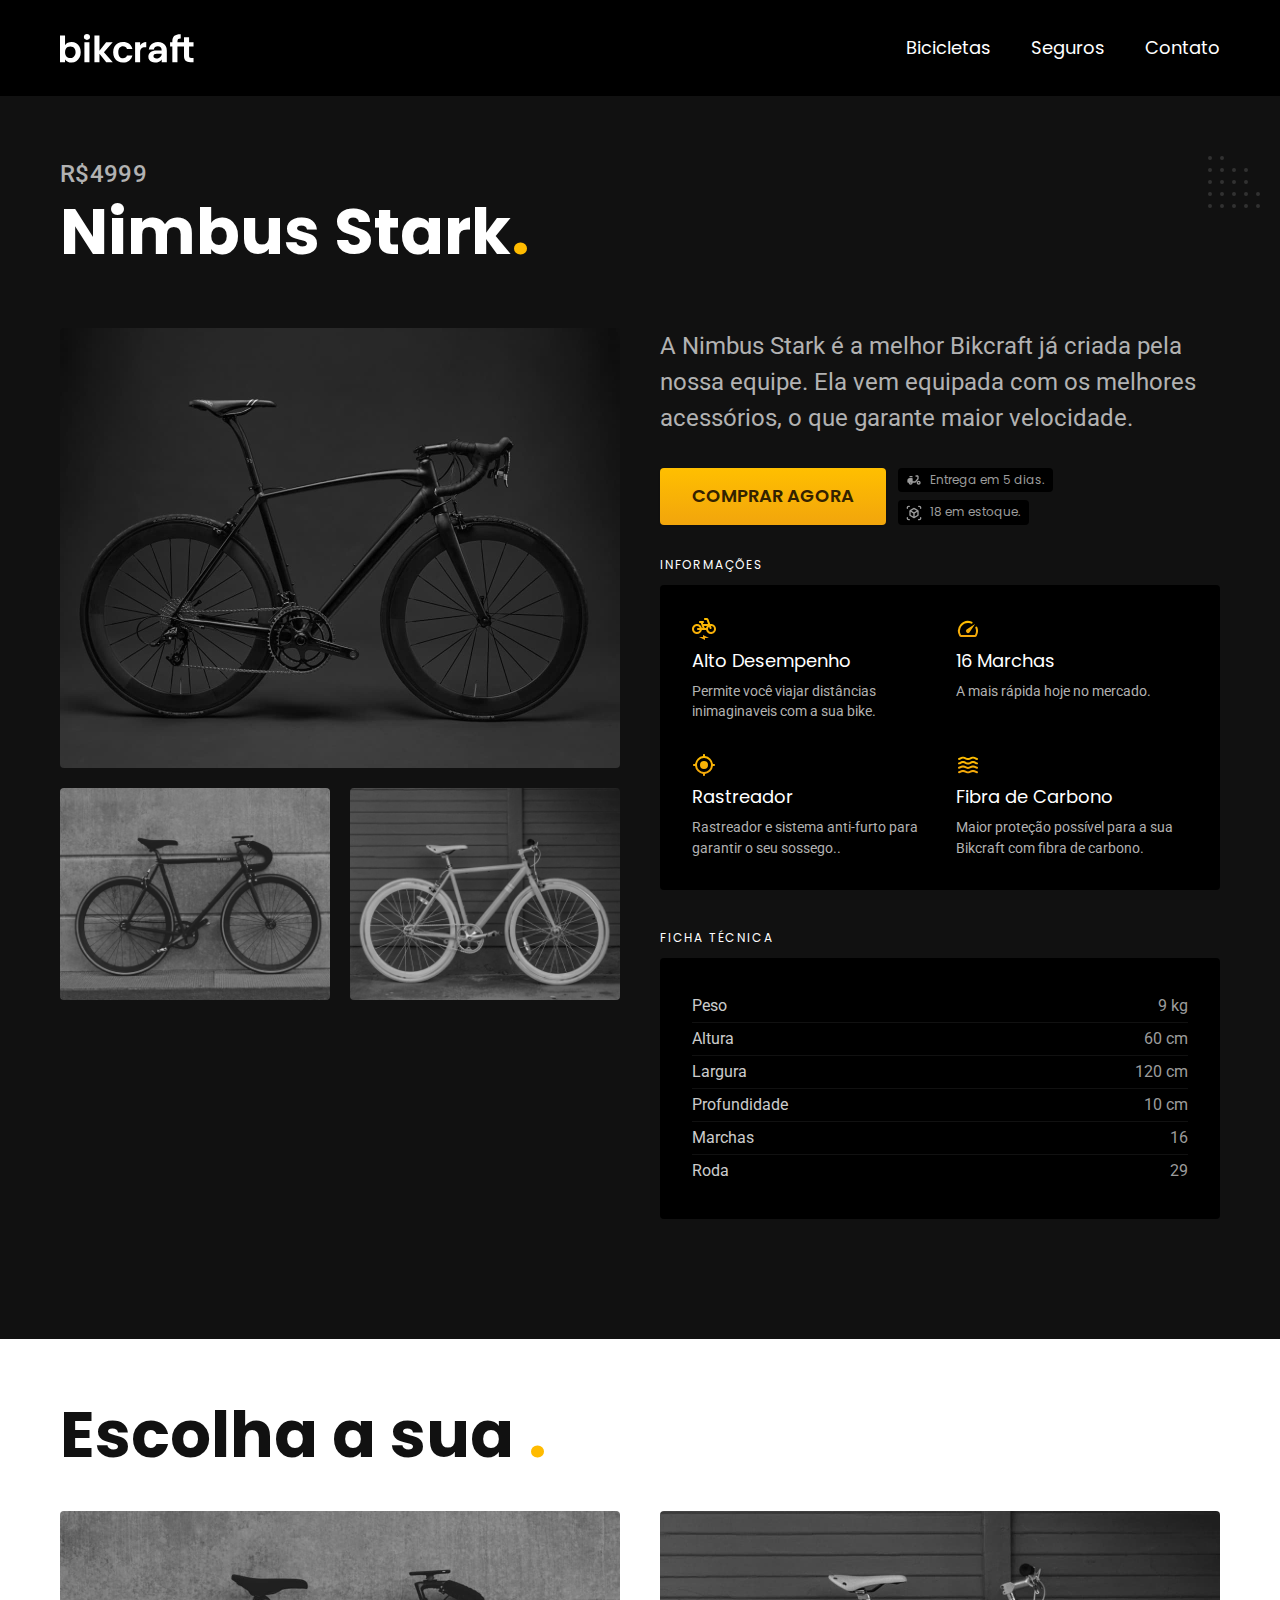
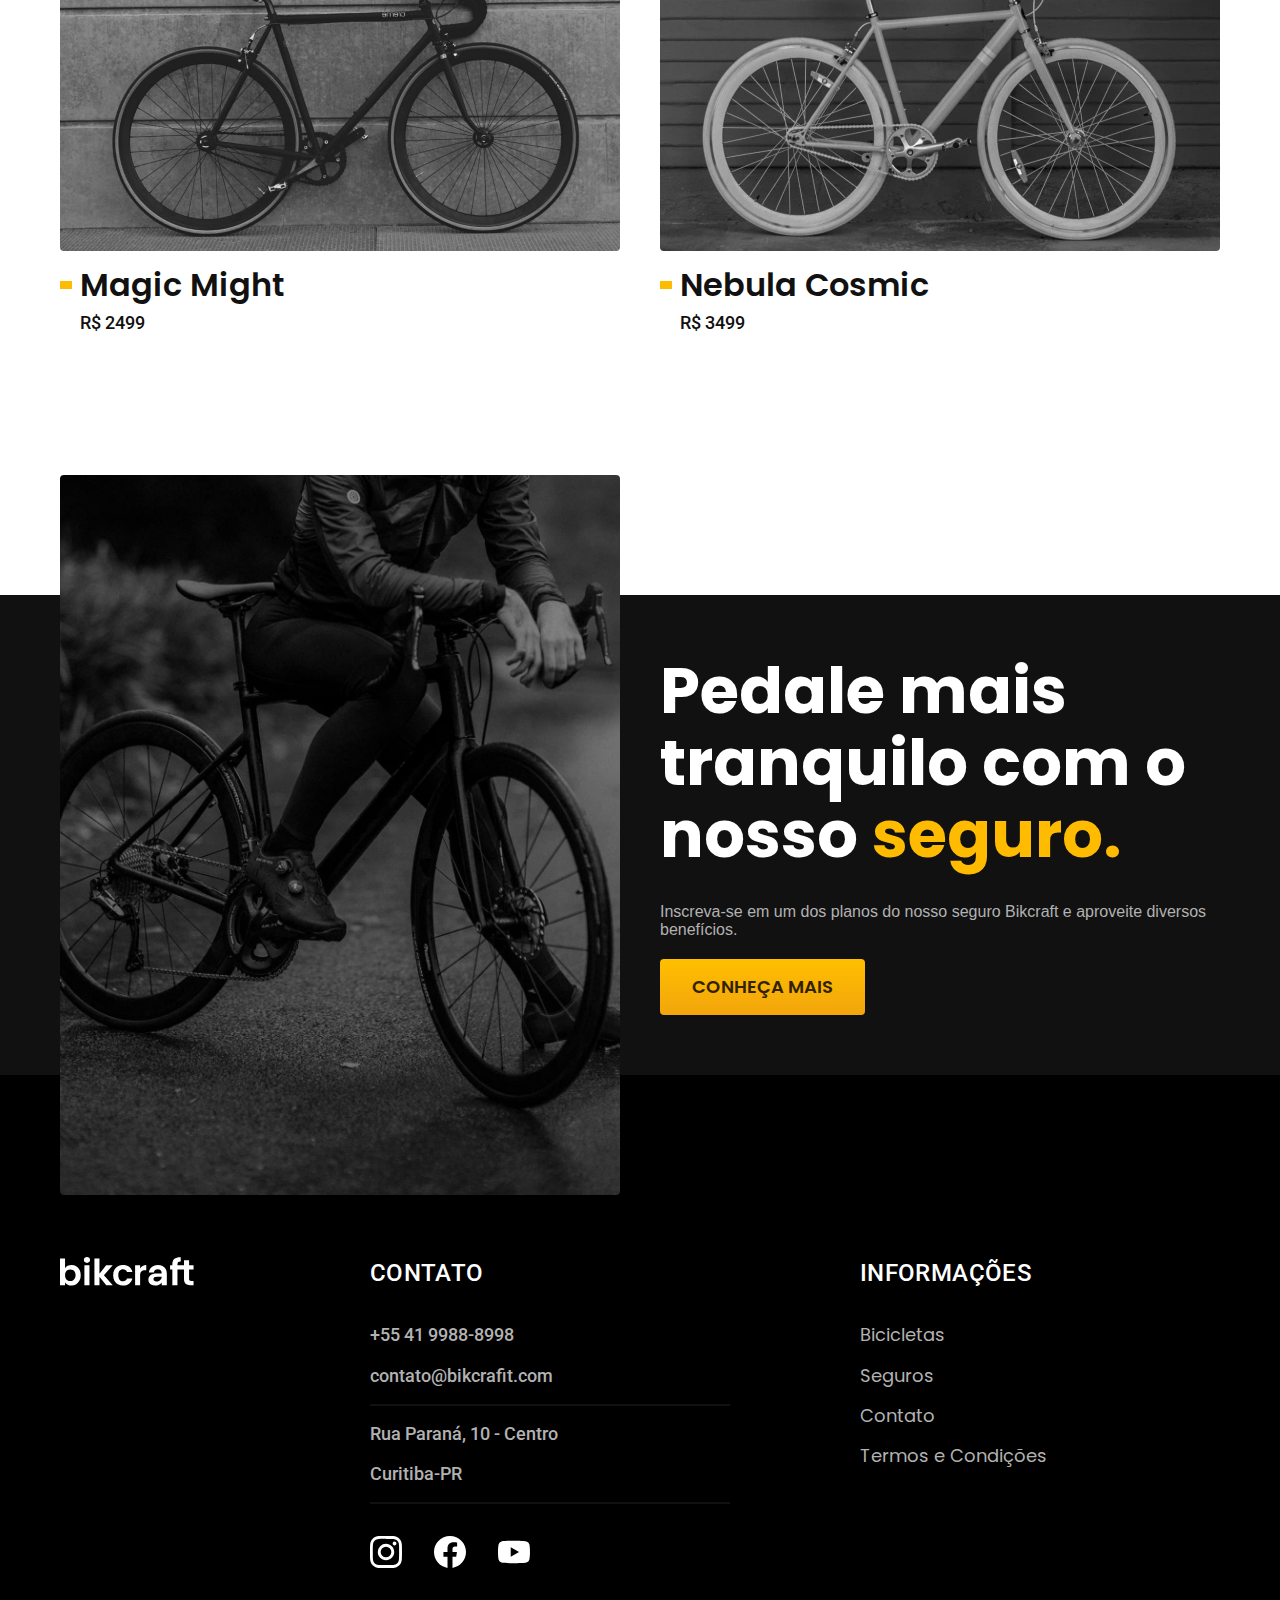
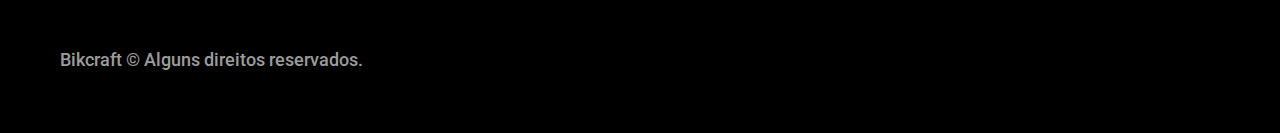
<file: bicicletas/nimbus.html>
<!DOCTYPE html>
<html lang="pt-br">
<head>
  <meta charset="UTF-8">
  <meta http-equiv="X-UA-Compatible" content="IE=edge">
  <meta name="viewport" content="width=device-width, initial-scale=1.0">
  <title> Nimbus Stark | Bikcraft </title>
  <meta name="description" content="Nimbus Stark.">
  <link rel="stylesheet" href="../css/style.min.css">

  <link rel="icon" href="../favicon.svg" type="image/svg=xml">
  <link rel="preconnect" href="https://fonts.googleapis.com">
  <link rel="preconnect" href="https://fonts.gstatic.com" crossorigin>
  <link href="https://fonts.googleapis.com/css2?family=Merriweather:ital,wght@1,900&family=Poppins:wght@400;600&family=Roboto:wght@400;500&display=swap" rel="stylesheet"> 
  <script>document.documentElement.classList.add('js');</script>
</head>
<body id="bicicleta">
    <header class="header-bg">
      <div class="header container">
       <a href="../index.html">
        <img src="../img/bikcraft.svg" alt="Bikcraft">
       </a>
  
       <nav aria-label="primaria">
         <ul class="header-menu font-1-m color-0">
            <li><a href="../bicicletas.html">Bicicletas</a></li>
            <li><a href="../seguros.html">Seguros</a></li>
            <li><a href="../contato.html">Contato</a></li>
         </ul>
       </nav>
      </div>
    </header>

    <main class="titulo-bg">
      <div>
        <div class="titulo container">
          <p class="font-2-l-b color-5">R$4999</p>
          <h1 class="font-1-xxl color-0">Nimbus Stark<span class="color-p1">.</span></h1>
        </div>
      </div>
      <div class="bicicleta container">
         <div class="bicicleta-imagens">
              <img src="../img/bicicleta/nimbus1.jpg" alt="bicicleta nimbus modelo 1">
              <img src="../img/bicicleta/nimbus2.jpg" alt="bicicleta nimbus modelo 2">
              <img src="../img/bicicleta/nimbus3.jpg" alt="bicicleta nimbus modelo 3">
         </div>
         <div class="bicicleta-conteudo">
           <p class="font-2-l color-5">A Nimbus Stark é a melhor Bikcraft já criada pela nossa equipe. Ela vem equipada com os melhores acessórios, o que garante maior velocidade.</p>
            <div class="bicicleta-comprar">
                <a class="botao" href="../orcamento.html?tipo=bikcraft&produto=nimbus">Comprar Agora</a>
                <span class="font-1-xs color-6"><img src="../img/icones/entrega.svg" alt="">Entrega em 5 dias.</span>
                <span class="font-1-xs color-6"><img src="../img/icones/estoque.svg" alt="">18 em estoque.</span>
            </div>
              <h2 class="font-1-xs color-0">Informações</h2>
              <ul class="bicicleta-informacao">
                <li>
                  <img src="../img/icones/eletrica.svg" alt="">
                  <h3 class="font-1-m color-0">Alto Desempenho</h3>
                  <p class="font-2-xs color-5">Permite você viajar distâncias inimaginaveis com a sua bike.</p>
                </li>
                <li>
                  <img src="../img/icones/velocidade.svg" alt="">
                  <h3 class="font-1-m color-0">16 Marchas</h3>
                  <p class="font-2-xs color-5">A mais rápida hoje no mercado.</p>
                </li>
                <li>
                  <img src="../img/icones/rastreador.svg" alt="">
                  <h3 class="font-1-m color-0">Rastreador</h3>
                  <p class="font-2-xs color-5">Rastreador e sistema anti-furto para garantir o seu sossego..</p>
                </li>
                <li>
                  <img src="../img/icones/carbono.svg" alt="">
                  <h3 class="font-1-m color-0">Fibra de Carbono</h3>
                  <p class="font-2-xs color-5">Maior proteção possível para a sua Bikcraft com fibra de carbono.</p>
                </li>
              </ul>
              <h2 class="font-1-xs color-0">Ficha técnica</h2>
              <ul class="bicicleta-ficha font-2-s color-4">
                  <li>Peso <span>9 kg</span></li> 
                  <li>Altura <span>60 cm</span></li> 
                  <li>Largura <span>120 cm</span></li> 
                  <li>Profundidade <span>10 cm</span></li> 
                  <li> Marchas <span>16</span></li> 
                  <li>Roda <span>29</span></li> 
              </li>
              </ul>
         </div>
      </div>
    </main>

    <article class="bicicletas-lista container">
      <h2 class="font-1-xxl ">Escolha a sua <span class="color-p1">.</span></h2>
      <ul>
          <li>
            <a href="./magic.html">
             <img src="../img/bicicletas/magic.jpg" alt="Bicicleta Magic Preta">
             <h3 class="font-1-xl">Magic Might</h3>
             <span class="font-2-m cor-8">R$ 2499</span>
            </a>
          </li>
          <li>
            <a href="./nebula.html">
             <img src="../img/bicicletas/nebula.jpg" alt="Bicicleta Nebula Branca">
             <h3 class="font-1-xl">Nebula Cosmic</h3>
             <span class="font-2-m cor-8">R$ 3499</span>
            </a>
          </li>
      </ul>
    </article>

    <article class="seguro-bg">
        <div class="seguro container">
            <div class="seguro-imagem">
               <img src="../img/fotos/seguros.jpg" alt="Pessoa em uma bbicicleta">
            </div>
            <div class="seguro-conteudo">
               <h2 class="font-1-xxl color-0">Pedale mais tranquilo com o nosso <span class="color-p1">seguro.</span></h2>
               <p class="font-2-1 color-5">Inscreva-se em um dos planos do nosso seguro Bikcraft e aproveite diversos benefícios.</p>
               <a class="botao" href="../seguros.html">Conheça Mais</a>
            </div>
        </div>
    </article>

    <footer class="footer-bg">
      <div class="footer container">
         <img src="../img/bikcraft.svg" alt="Bikcraft">
         <div class="footer-contato">
             <h3 class="font-2-l-b color-0">Contato</h3>
             <ul class="font-2-m color-5">
               <li><a href="tel:+554199888998">+55 41 9988-8998</a></li>
               <li><a href="mailto:contato@bikcrafit.com">contato@bikcrafit.com</a></li>
               <li>Rua Paraná, 10 - Centro</li>
               <li>Curitiba-PR</li>
             </ul>
             <div class="footer-redes">
                 <a href="../">
                   <img src="../img/redes/instagram.svg" alt="Instagram">
                 </a>
                 <a href="../">
                  <img src="../img/redes/facebook.svg" alt="Facebook">
                 </a>
                 <a href="../">
                  <img src="../img/redes/youtube.svg" alt="Youtube">
                 </a>
             </div>
         </div>
         <div class="footer-informacoes">
            <h3 class="font-2-l-b color-0">Informações</h3>
            <nav>
              <ul class="font-1-m color-5">
                <li><a href="../bicicletas.html">Bicicletas</a></li>
                <li><a href="../seguros.html">Seguros</a></li>
                <li><a href="../contato.html">Contato</a></li>
                <li><a href="../termos.html">Termos e Condições</a></li>
              </ul>
            </nav>
         </div>
         <p class="footer-copy font-2-m color-6">Bikcraft © Alguns direitos reservados.</p>
      </div>
    </footer>
  
 <script src="../js/script.js"></script>
</body>
</html>
</file>
<file: css/style.min.css>
body{margin:0;font-family:Arial,Helvetica,sans-serif;color:#111}blockquote,dd,h1,h2,h3,h4,p,ul{margin:0}ul{padding:0;list-style:none}a{text-decoration:none;color:inherit}img{display:block;max-width:100%;height:auto}img[src$=".jpg"]{border-radius:4px}.font-1-xs{font:400 0.75rem/1.35 Poppins,sans-serif}.font-2-xs{font:400 0.875rem/1.43 Roboto,sans-serif}.font-1-s{font:400 1rem/1.5 Poppins,sans-serif}.font-2-s{font:400 1rem/1.5 Roboto,sans-serif}.font-1-m,.font-1-m-b{font:400 1.125rem/1.35 Poppins,sans-serif}.font-1-m-b{font-weight:600}.font-2-m{font:500 1.125rem/1.35 Roboto,sans-serif}.font-1-l{font:400 1.5rem/1.5 Poppins,sans-serif}.font-2-l,.font-2-l-b{font:400 1.5rem/1.5 Roboto,sans-serif}.font-2-l-b{font-weight:500;letter-spacing:.015em;text-transform:uppercase}.font-1-xl{font:600 2rem/1.125 Poppins,sans-serif}.font-2-xl{font:500 2rem/1.125 Roboto,sans-serif}.font-1-xxl{font-size:4rem;line-height:1.125;font-family:Poppins,sans-serif;font-family:600}@media (max-width:1200px){.font-1-xxl{font-size:3rem}.font-2-l,.font-2-l-b{font-size:1.125rem}}@media(max-width:800px){.font-1-xxl{font-size:2rem}.font-1-xl,.font-2-xl{font-size:1.5rem}}:root{--color-p5:#332200;--color-p4:#664400;--color-p3:#A66F00;--color-p2:#E4A30B;--color-p1:#ffbb00;--color-12:#000000;--color-11:#111111;--color-10:#2e2e2e;--color-9:#404040;--color-8:#595959;--color-7:#717171;--color-6:#9c9c9c;--color-5:#b2b2b2;--color-4:#cccccc;--color-3:#dedede;--color-2:#ededed;--color-1:#f7f7f7;--color-0:#ffffff}.color-0{color:var(--color-0)}.color-1{color:var(--color-1)}.color-2{color:var(--color-2)}.color-3{color:var(--color-3)}.color-4{color:var(--color-4)}.color-5{color:var(--color-5)}.color-6{color:var(--color-6)}.color-7{color:var(--color-7)}.color-8{color:var(--color-8)}.color-9{color:var(--color-9)}.color-10{color:var(--color-10)}.color-11{color:var(--color-11)}.color-12{color:var(--color-12)}.color-p1{color:var(--color-p1)}.color-p2{color:var(--color-p2)}.color-p3{color:var(--color-p3)}.color-p4{color:var(--color-p4)}.color-p5{color:var(--color-p5)}.js .fadeInDown{transform:translate3d(0,-20px,0)}.js .fadeInUp{transform:translate3d(0,20px,0)}.js .fadeInRight{transform:translate3d(20px,0,0)}.js .fadeInLeft{transform:translate3d(-20px,0,0)}.js [data-anime]{opacity:0}.js .anime{opacity:1;transform:none;transition:transform .8s,opacity .8s}.header-bg{background-color:var(--color-12)}.header{display:flex;flex-wrap:wrap;gap:20px;justify-content:space-between;align-items:center;padding-top:20px;padding-bottom:20px}.header-menu{display:flex;flex-wrap:wrap;gap:40px}.header-menu a{display:inline-block;padding:16px 0;position:relative}.header-menu a:after{content:" ";display:block;height:2px;width:0%;background:var(--color-0);margin-top:4px;transition:.3s;position:absolute}.header-menu a.ativo::after,.header-menu a:hover:after{width:100%}@media (max-width:800px){.header-menu{gap:20px}.header-menu a{background-color:var(--color-11);padding:12px 16px;border-radius:5px}.header-menu a:hover{background-color:var(--color-10)}.header-menu a::after{display:none}}@media (max-width:600px){.header-menu{gap:12px}.header-menu a{padding:8px 12px;font-size:14px}}.footer-bg{background-color:var(--color-12)}.footer{display:grid;grid-template-columns:3fr 5fr 4fr;gap:40px;padding-top:60px;padding-bottom:60px}.footer h3{margin-bottom:32px}.footer-contato ul{margin-bottom:32px}.footer-contato li:nth-child(2n):after{content:" ";display:block;max-width:360px;height:2px;background:var(--color-11);margin-top:16px}.footer li{margin-bottom:16px}.footer-redes{display:flex;gap:32px}.footer a:hover{color:var(--color-0)}.footer-copy{grid-column:1/-1;margin-top:40px}@media (max-width:800px){.footer>img{display:none}.footer{grid-template-columns:1fr 1fr}}@media (max-width:600px){.footer{grid-template-columns:1fr;gap:60px}.footer-copy{margin-top:0}}.container{box-sizing:border-box;max-width:1300px;padding-left:60px;padding-right:60px;margin-left:auto;margin-right:auto}.botao{display:inline-block;padding:16px 32px;background:linear-gradient(#ffbf00,#f2a50c);border-radius:4px;box-shadow:0 1px 2px rgba(0,0,0,.1);text-transform:uppercase;color:var(--color-p5);font:600 1.125rem/1.35 Poppins,sans-serif;max-width:max-content;border:none;cursor:pointer}.botao:hover{background:linear-gradient(#ffb60d,#e59317)}.botao.secundario{background:var(--color-10);color:var(--color-2)}.botao.secundario:hover{background:var(--color-9)}.botao.seta{display:flex;align-items:center}.botao.seta::after{content:" ";display:inline-block;width:18px;height:10px;margin-left:12px;background:url(../img/icones/seta.svg);transform:0,2s}.botao.seta:hover::after{transform:translateX(4px)}@media (max-width:600px){.botao{padding:12px 16px;font-size:1rem}}.link{display:inline-block;color:var(--color-p1);font:500 1.5rem/1.5 Poppins,sans-serif;text-transform:uppercase}.link::after{content:" ";display:block;width:100%;height:4px;background-color:currentColor}.link:hover{color:var(--color-0)}.titulo-bg{padding-top:60px;padding-bottom:60px;background-color:var(--color-11)}.titulo{background:url('../img/dec/top-right.svg') no-repeat top right 20px}.titulo p{margin-bottom:4px}@media (max-width:800px){.titulo-bg{padding-top:40px;padding-bottom:40px}.titulo p{font-size:1rem;text-transform:lowercase;font-weight:400}}.form{display:grid;grid-template-columns:1fr 1fr;gap:20px}.form label{display:block;font:400 1rem/1.5 Poppins,sans-serif;margin-bottom:4px}.form .col-2{grid-column:span 2}.form input[type=email],.form input[type=text],.form textarea{font:400 1rem/1.5 Roboto,sans-serif;background:var(--color-1);border:1px solid var(--color-2);padding:12px;border-radius:4px;width:100%;box-sizing:border-box}.form input[type=email]:focus,.form input[type=text]:focus,.form textarea:focus{outline:0;border-color:var(--color-p1);background:var(--color-0);box-shadow:0 0 0 2px #fea}@media (max-width:600px){.form{grid-template-columns:1fr}.form .col-2{grid-column:1}}.introducao-bg{background-color:var(--color-12);box-shadow:inset 0 -120px #fff}.introducao{display:grid;grid-template-columns:1fr 1fr;gap:0 40px}.introducao-conteudo{align-self:end;padding-bottom:200px}.introducao img{height:100%;object-fit:cover;border-radius:4px}.introducao h1{margin-bottom:32px}.introducao p{margin-bottom:20px}@media (max-width:800px){.introducao-bg{background-color:var(--color-11);padding-top:40px;box-shadow:inset 0 -60px #fff}.introducao{grid-template-columns:1fr;gap:32px}.introducao-conteudo{padding-bottom:0}.introducao h1{margin-bottom:16px}.introducao img{height:300px;width:100%}}.tecnologia-bg{background-color:var(--color-11);box-shadow:inset 0 80px var(--color-0),inset 0 -80px var(--color-0)}.tecnologia{display:grid;grid-template-columns:1fr 1fr;gap:40px}.tecnologia-imagem img{width:100%;height:100%;object-fit:cover;object-position:left}.tecnologia-conteudo{padding-top:160px;padding-bottom:160px}.tecnologia-conteudo>span{display:block;margin-bottom:20px}.tecnologia-conteudo h2{margin-bottom:32px}.tecnologia-conteudo>p{margin-bottom:20px}.tecnologia a{margin-bottom:80px}.tecnologia-vantagens{display:flex;gap:40px}.tecnologia-vantagens h3{margin-bottom:8px;width:max-content}.tecnologia-vantagens img{width:24px;margin-bottom:8px}@media (max-width:800px){.tecnologia-bg{box-shadow:initial}.tecnologia{grid-template-columns:1fr}.tecnologia-conteudo{padding-top:60px;padding-bottom:60px}.tecnologia-imagem{display:none}.tecnologia a{margin-bottom:60px}}@media (max-width:600px){.tecnologia-vantagens{flex-direction:column}}.parceiros{padding-top:60px;padding-bottom:120px}.parceiros h2{margin-bottom:60px}.parceiros ul{padding:0 20px;max-width:1400px;display:grid;grid-template-columns:repeat(4,1fr);margin:0 auto}.parceiros li{display:flex;padding:32px;border-left:2px solid var(--color-2)}.parceiros img{margin:auto}.parceiros li:first-child,.parceiros li:nth-child(5){border-left:none}.parceiros li:nth-child(n+5){border-top:2px solid var(--color-2)}@media (max-width:800px){.parceiros{padding-bottom:60px}.parceiros h2{margin-bottom:20px}.parceiros ul{grid-template-columns:repeat(2 ,1fr)}.parceiros li:nth-child(n+3){border-top:2px solid var(--color-2)}.parceiros li:nth-child(odd){border-left:none}}.depoimento{display:grid;grid-template-columns:1fr 1fr;background-color:var(--color-p1);overflow:hidden}.depoimento img{width:100%;height:100%;object-fit:cover;border-radius:0}.depoimento-conteudo{padding:40px 40px 80px 80px;align-self:end;background:url('../img/dec/bottom-right-p.svg') no-repeat bottom 40px right 40px}.depoimento-conteudo p{max-width:32ch;font-family:Merriweather,serif;font-style:italic;font-weight:900;margin-bottom:32px;position:relative}.depoimento p::before{content:' “ ';font-size:5rem;color:var(--color-p2);position:absolute;left:-50px;top:-20px}.depoimento p::after{content:' ” ';font-size:5rem;color:var(--color-p2);position:absolute}@media (min-width:1200px){.depoimento img{max-height:520px}}@media (max-width:800px){.depoimento{grid-template-columns:1fr;text-align:center}.depoimento img{max-height:200px}.depoimento-conteudo{padding:40px 20px;justify-self:center}}.bicicletas-lista{padding-top:60px;padding-bottom:120px}.bicicletas-lista h2{margin-bottom:40px}.bicicletas-lista ul{display:flex;gap:40px;padding:0 20px 20px 20px;max-width:1400px;margin-left:auto;margin-right:auto;overflow-x:auto}#bicicleta .bicicletas-lista ul{padding:0 0 20px 0}.bicicletas-lista li{flex:1;min-width:280px}.bicicletas-lista a{display:block}.bicicletas-lista img{margin-bottom:16px}.bicicletas-lista h3{margin-bottom:8px;display:flex;align-items:center}.bicicletas-lista h3::before{content:" ";display:inline-block;height:8px;width:12px;margin-right:8px;background-color:var(--color-p1)}.bicicletas-lista a:hover h3::before{width:30px}.bicicletas-lista li span{padding-left:20px}@media (max-width:800px){.bicicletas-lista{padding-bottom:60px}.bicicletas-lista ul{gap:20px}}.bicicletas-bg:nth-child(3){background:linear-gradient(to right,var(--color-0) 30%,var(--color-11) 0)}.bicicletas{display:grid;grid-template-columns:1fr 1fr;gap:40px;padding-top:60px;padding-bottom:60px;background:url('../img/dec/top-right.svg') no-repeat top 40px right 20px}.bicicletas-imagem{display:grid}.bicicletas-imagem img{grid-area:1/1}.bicicletas-imagem span{grid-area:1/1;place-self:start end;margin-top:20px;background:var(--color-12);display:inline-block;padding:8px 16px 8px 8px;border-radius:4px 0 0 4px}.bicicletas-conteudo{display:grid;grid-template-columns:1fr auto;align-content:start}.bicicletas-conteudo h2,.bicicletas-conteudo p{grid-column:1/-1}.bicicletas-conteudo h2{margin-bottom:20px}.bicicletas-conteudo h2::before{content:" ";display:block;width:12px;height:8px;background-color:var(--color-p1);margin-bottom:8px}.bicicletas-conteudo p{margin-bottom:32px}.bicicletas a{place-self:end}.bicicletas li{display:flex;align-items:center}.bicicletas ul{display:grid;gap:16px}.bicicletas-conteudo img{width:24px;margin-right:8px}@media (max-width:800px){.bicicletas-bg:nth-child(3){background:var(--color-11)}.bicicletas{grid-template-columns:1fr;gap:20px;padding-top:40px;padding-bottom:40px}}@media (max-width:600px){.bicicletas-conteudo{grid-template-columns:1fr}.bicicletas a{place-self:start}.bicicletas ul{font-size:1rem;grid-template-columns:1fr 1fr;margin-bottom:32px}}.bicicleta{display:grid;grid-template-columns:1fr 1fr;align-items:start;gap:40px;padding-top:60px;padding-bottom:60px}#bicicleta .titulo p{text-transform:uppercase}.bicicleta-imagens{display:flex;flex-wrap:wrap;gap:20px}.bicicleta-imagens img{flex:1;min-width:200px}.bicicleta-imagens img:first-child{min-width:100%}.bicicleta-conteudo>p{margin-bottom:32px}.bicicleta-comprar{display:grid;grid-template-columns:max-content auto;align-items:center;justify-items:start;gap:8px 12px;margin-bottom:32px}.bicicleta-comprar a{grid-row:span 2}.bicicleta-comprar span{display:flex;align-items:center;background-color:var(--color-12);gap:8px;padding:4px 8px;border-radius:4px}.bicicleta-conteudo h2{text-transform:uppercase;letter-spacing:.15em;margin-bottom:12px}.bicicleta-ficha,.bicicleta-informacao{padding:32px;background-color:var(--color-12);border-radius:4px}.bicicleta-informacao{margin-bottom:40px;display:grid;grid-template-columns:1fr 1fr;gap:32px}.bicicleta-informacao img{width:24px;margin-bottom:8px}.bicicleta-informacao h3{margin-bottom:8px}.bicicleta-ficha li{padding:4px 0;display:flex;justify-content:space-between;border-bottom:1px solid var(--color-11)}.bicicleta-ficha li:last-child{border-bottom:none}.bicicleta-ficha span{color:var(--color-6)}@media (max-width:800px){.bicicleta{grid-template-columns:1fr;padding-top:40px;padding-bottom:40px}.bicicleta-imagens{grid-row:2}}@media (max-width:400px){.bicicleta-informacao{grid-template-columns:1fr}.bicicleta-comprar{grid-template-columns:1fr}}.seguro-bg{background-color:var(--color-11);box-shadow:inset 0 120px var(--color-0),inset 0 -120px var(--color-12)}.seguro{display:grid;grid-template-columns:1fr 1fr;gap:40px}.seguro-imagem img{width:100%;height:100%;object-fit:cover}.seguro-conteudo{padding-top:180px;padding-bottom:180px}.seguro h2{margin-bottom:32px}.seguro p{margin-bottom:20px}@media (max-width:800px){.seguro-bg{box-shadow:inset 0 -60px var(--color-12)}.seguro{grid-template-columns:1fr}.seguro-conteudo{grid-row:1;padding-top:40px;padding-bottom:0}}.seguros-bg{background:var(--color-11)}.seguros{padding-top:60px;padding-bottom:60px;display:grid;grid-template-columns:1fr 1fr;gap:40px;align-items:center}#seguros .seguros{padding-top:0}.seguros h2{grid-column:1/-1}.seguros-item{background-color:var(--color-12);padding:32px 32px 32px 60px;display:grid;grid-template-columns:1fr auto;border-radius:4px}.seguros-item h3{margin-bottom:40px}.seguros-item span{grid-column:2;display:block;text-align:right}.seguros-item ul{grid-column:1/-1;margin-bottom:32px}.seguros-item li{display:flex;align-items:center;position:relative}.seguros-item li+li{margin-bottom:20px}.seguros-item li::before{content:" ";display:inline-block;width:13px;height:9px;background-image:url("../img/icones/lista.svg");position:absolute;left:-21px}.seguros-item a{grid-column:1/-1}@media (max-width:800px){.seguros{grid-template-columns:1fr}}.vantagens-bg{background-color:var(--color-12)}.vantagens{padding-top:120px;padding-bottom:120px}.vantagens h2{margin-bottom:60px}.vantagens ul{display:grid;grid-template-columns:1fr 1fr 1fr;gap:40px 80px}.vantagens h3,.vantagens img{margin-bottom:8px}@media (max-width:800px){.vantagens{padding-top:60px;padding-bottom:60px}.vantagens h2{margin-bottom:40px}.vantagens ul{grid-template-columns:1fr 1fr;gap:20px}}@media (max-width:500px){.vantagens ul{grid-template-columns:1fr}}.perguntas{padding-top:120px;padding-bottom:120px}.perguntas h2{margin-bottom:60px}.perguntas dl>div{padding:20px;border-radius:4px}.perguntas dl>div:nth-child(odd){background-color:var(--color-1)}.perguntas button{display:grid;grid-template-columns:auto 1fr auto;align-items:center;gap:8px;cursor:pointer;border:none;background:0 0;width:100%;text-align:left}.perguntas button::before{content:" ";display:inline-block;width:12px;height:8px;background-color:var(--color-p1)}.perguntas button::after{content:" ";display:inline-block;width:14px;height:6px;background:url('../img/icones/seta-abrir.svg');transition:.3s}.perguntas button:hover::after,.perguntas button[aria-expanded=true]::after{transform:rotate(180deg)}.js .perguntas dd{display:none}.js .perguntas dd.ativa{display:block}.perguntas dd{padding-left:20px;padding-top:16px;max-width:80ch}@media (max-width:800px){.perguntas{padding-top:60px;padding-bottom:60px}.perguntas h2{margin-bottom:40px}}#contato{background:linear-gradient(var(--color-11) 600px,var(--color-1) 0)}.contato{display:grid;grid-template-columns:5fr 7fr}.contato-dados,.contato-formulario{padding:60px;box-shadow:0 2px 2px rgb(0,0,0,.1)}.contato-dados{border-radius:5px 0 0 5px;background:var(--color-12) url('../img/dec/bottom-left.svg') no-repeat bottom 20px left 20px}.contato-formulario{border-radius:0 5px 5px 0;background:var(--color-0) url('../img/dec/bottom-right.svg') no-repeat bottom 20px right 20px}.contato-dados h2{margin-bottom:60px}.contato-endereco{margin-bottom:32px;padding-left:28px;background:url(../img/icones/local.svg) no-repeat 0 2px}.contato-endereco p{margin-bottom:8px}.contato-meios a{display:block;max-width:max-content;margin-bottom:8px;padding-left:28px}.contato-meios a:hover{color:var(--color-0)}.contato-meios a:first-child{background:url(../img/icones/email.svg) no-repeat 0 2px}.contato-meios a:nth-child(2){margin-bottom:32px}.contato-meios a:nth-child(3){background:url(../img/icones/telefone.svg) no-repeat 0 2px}.contato-redes{display:flex;gap:32px;padding-left:28px;margin-top:30px}@media (max-width:800px){.contato{grid-template-columns:1fr}.contato-dados,.contato-formulario{padding:20px}.contato-dados{border-radius:5px 5px 0 0;background:var(--color-12)}.contato-formulario{border-radius:0 0 5px 5px}.contato-dados h2,.contato-meios a:nth-child(3){margin-bottom:32px}.contato-redes{margin-bottom:12px}}.lojas{display:grid;grid-template-columns:1fr 1fr;gap:0 40px;padding-top:120px;padding-bottom:120px}.lojas h2{grid-column:1/-1;margin-bottom:60px}.lojas img{border-radius:4px 4px 0 0}.lojas-item{border-radius:4px;background-color:var(--color-0);box-shadow:0 1px 2px rgba(0 ,0 ,0 ,.1)}.lojas-conteudo{display:grid;grid-template-columns:1fr 1fr;gap:32px 16px;padding:32px}.lojas-conteudo h3,.lojas-tempo{grid-column:1/-1}.lojas-dados{display:grid;gap:8px;border-left:2px solid var(--color-2);padding-left:12px}.lojas-tempo{display:flex;align-items:center;gap:8px}@media (max-width:800px){.lojas{gap:20px;padding-top:60px;padding-bottom:60px}.lojas h2{margin-bottom:32px}.lojas-conteudo{grid-template-columns:1fr}}@media (max-width:600px){.lojas{grid-template-columns:1fr}}#orcamento{background:linear-gradient(var(--color-11) 600px,var(--color-1) 0)}.orcamento{display:grid;grid-template-columns:5fr 7fr;padding-bottom:120px}.orcamento h2{text-transform:uppercase;position:relative;display:flex;align-items:center}.orcamento h2::before{content:" ";display:inline-block;width:4px;height:8px;background-color:var(--color-p1);position:absolute;left:-12px}.orcamento-dados,.orcamento-produto{padding:60px;box-shadow:0 1px 2px rgba(0,0,0,.1)}.orcamento-produto{border-radius:5px 0 0 5px;background:var(--color-12) url('../img/dec/bottom-left.svg') no-repeat bottom 20px left 20px;display:grid;grid-template-columns:1fr 1fr;gap:20px;align-content:start}.orcamento-produto>*{grid-column:1/-1}.orcamento-produto>label{grid-column:initial}.orcamento-produto label{font:400 1rem/1.5 Poppins,sans-serif;color:var(--color-4);background-color:var(--color-10);display:grid;grid-template-columns:auto 1fr auto;align-items:center;padding:12px 16px;border-radius:4px;cursor:pointer;border:1px solid var(--color-10)}.orcamento-produto input:checked+label{background:var(--color-0);color:var(--color-11)}.orcamento-produto label::before{content:" ";display:inline-block;box-sizing:border-box;width:12px;height:12px;border:1px solid var(--color-6);border-radius:50%;margin-right:8px}.orcamento-produto input:checked+label::before{border-color:var(--color-7);box-shadow:inset 0 0 0 3px var(--color-0),inset 0 0 0 6px var(--color-7)}.orcamento-produto label:hover{background-color:var(--color-9);border-color:var(--color-9)}.orcamento-produto input:focus+label{box-shadow:0 0 0 2px var(--color-p1);border:1px solid var(--color-12)}.orcamento-produto label span{display:none}.orcamento-produto input:checked+label span{display:inline}.orcamento-produto input{opacity:0;position:absolute;pointer-events:none}.orcamento-dados{border-radius:0 5px 5px 0;background:var(--color-0) url(../img/dec/bottom-right.svg) no-repeat bottom 20px right 20px}.orcamento-conteudo{display:none}.orcamento-conteudo h2,.orcamento-dados h2:nth-of-type(n+2){margin-top:20px}#bikcraft:checked~#orcamento-bikcraft,#seguro:checked~#orcamento-seguro{display:grid;gap:20px}.orcamento-detalhes{display:none;background-color:var(--color-0);padding:20px;grid-template-columns:1fr 1fr;border-radius:4px;align-items:center}.orcamento-detalhes li{display:flex;align-items:center;margin-bottom:8px}.orcamento-detalhes li img{width:16px;margin-right:8px}.orcamento-produto input:checked+label+.orcamento-detalhes{display:grid}@media (max-width:1200px){.orcamento-dados,.orcamento-produto{padding:32px}}@media (max-width:800px){.orcamento{grid-template-columns:1fr}.orcamento-produto{border-radius:5px 5px 0 0;background:var(--color-12)}.orcamento-dados{border-radius:0 0 5px 5px}}@media (max-width:400px){.orcamento-produto{grid-template-columns:1fr}}.termos{padding-top:80px;padding-bottom:80px}.termos h2{font-weight:600;margin-bottom:20px}.termos p+h2{margin-top:40px}.termos p{max-width:75ch;margin-bottom:24px}
</file>
